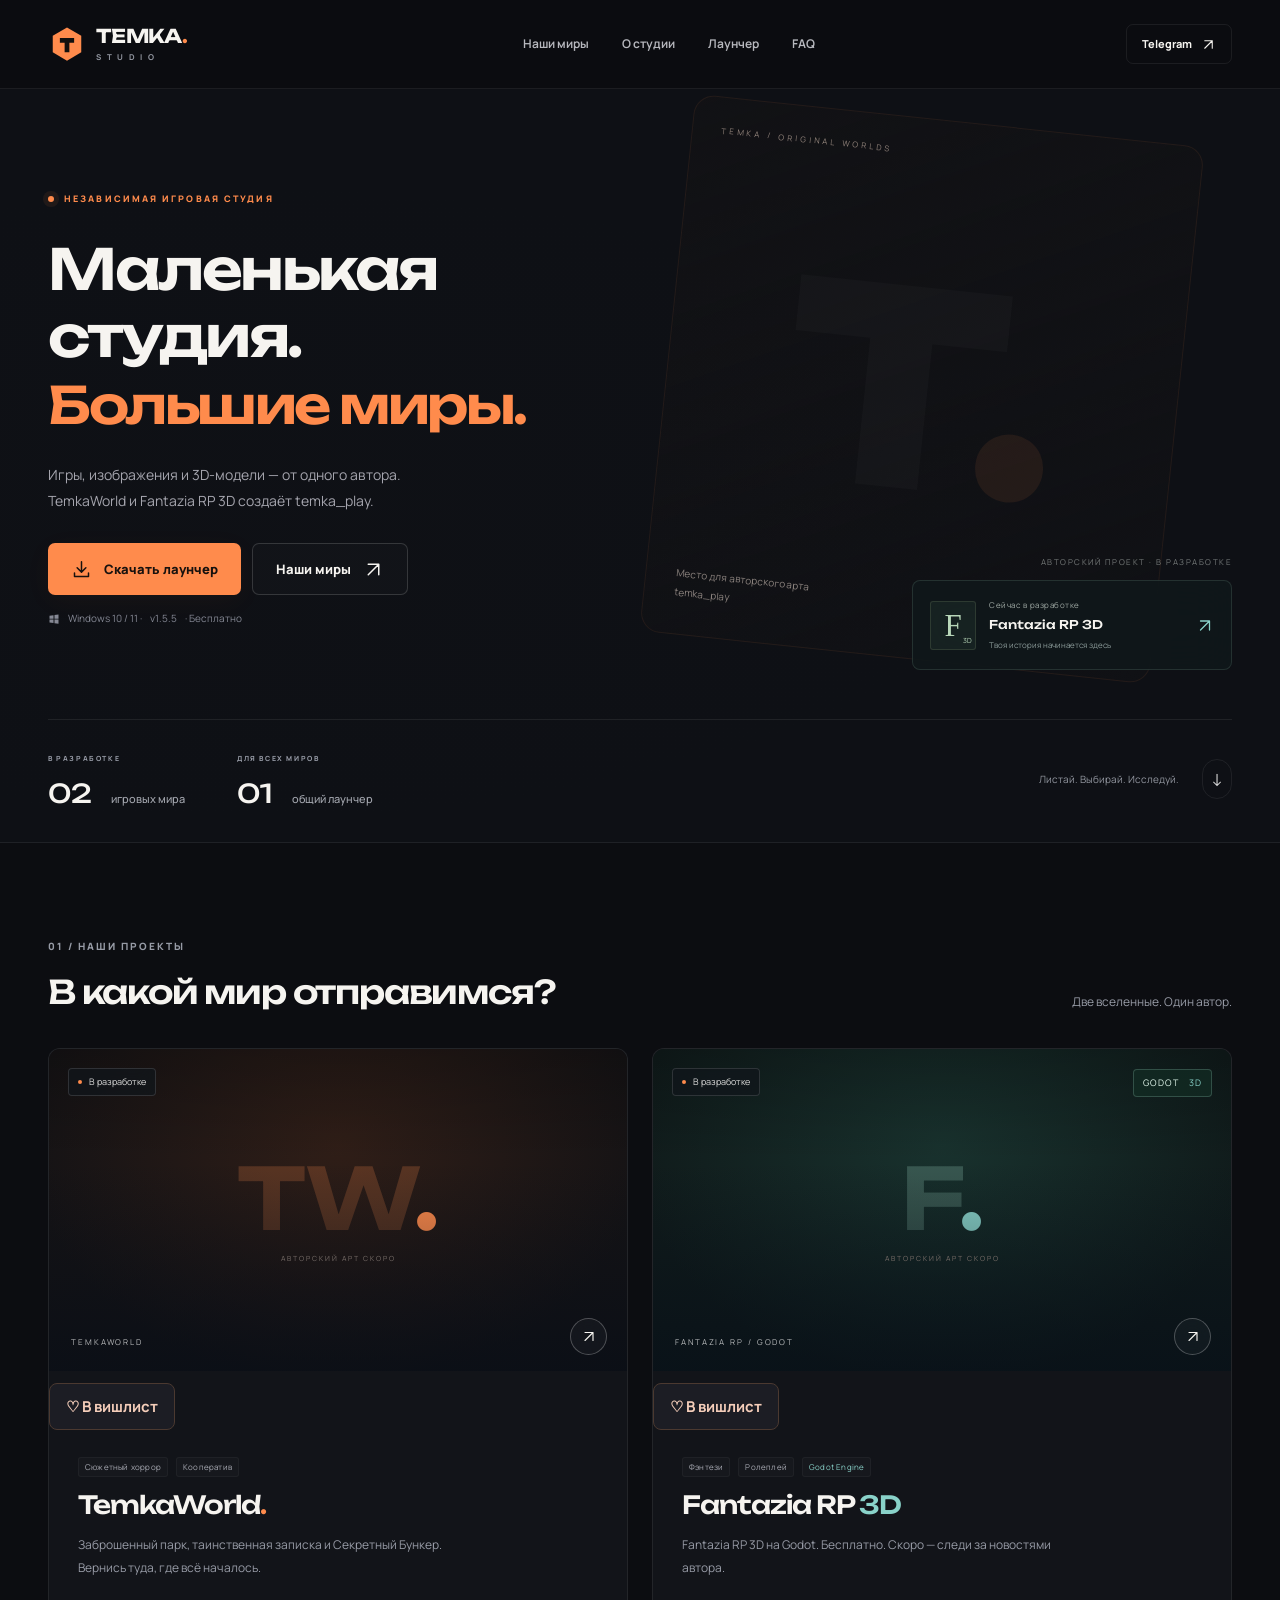
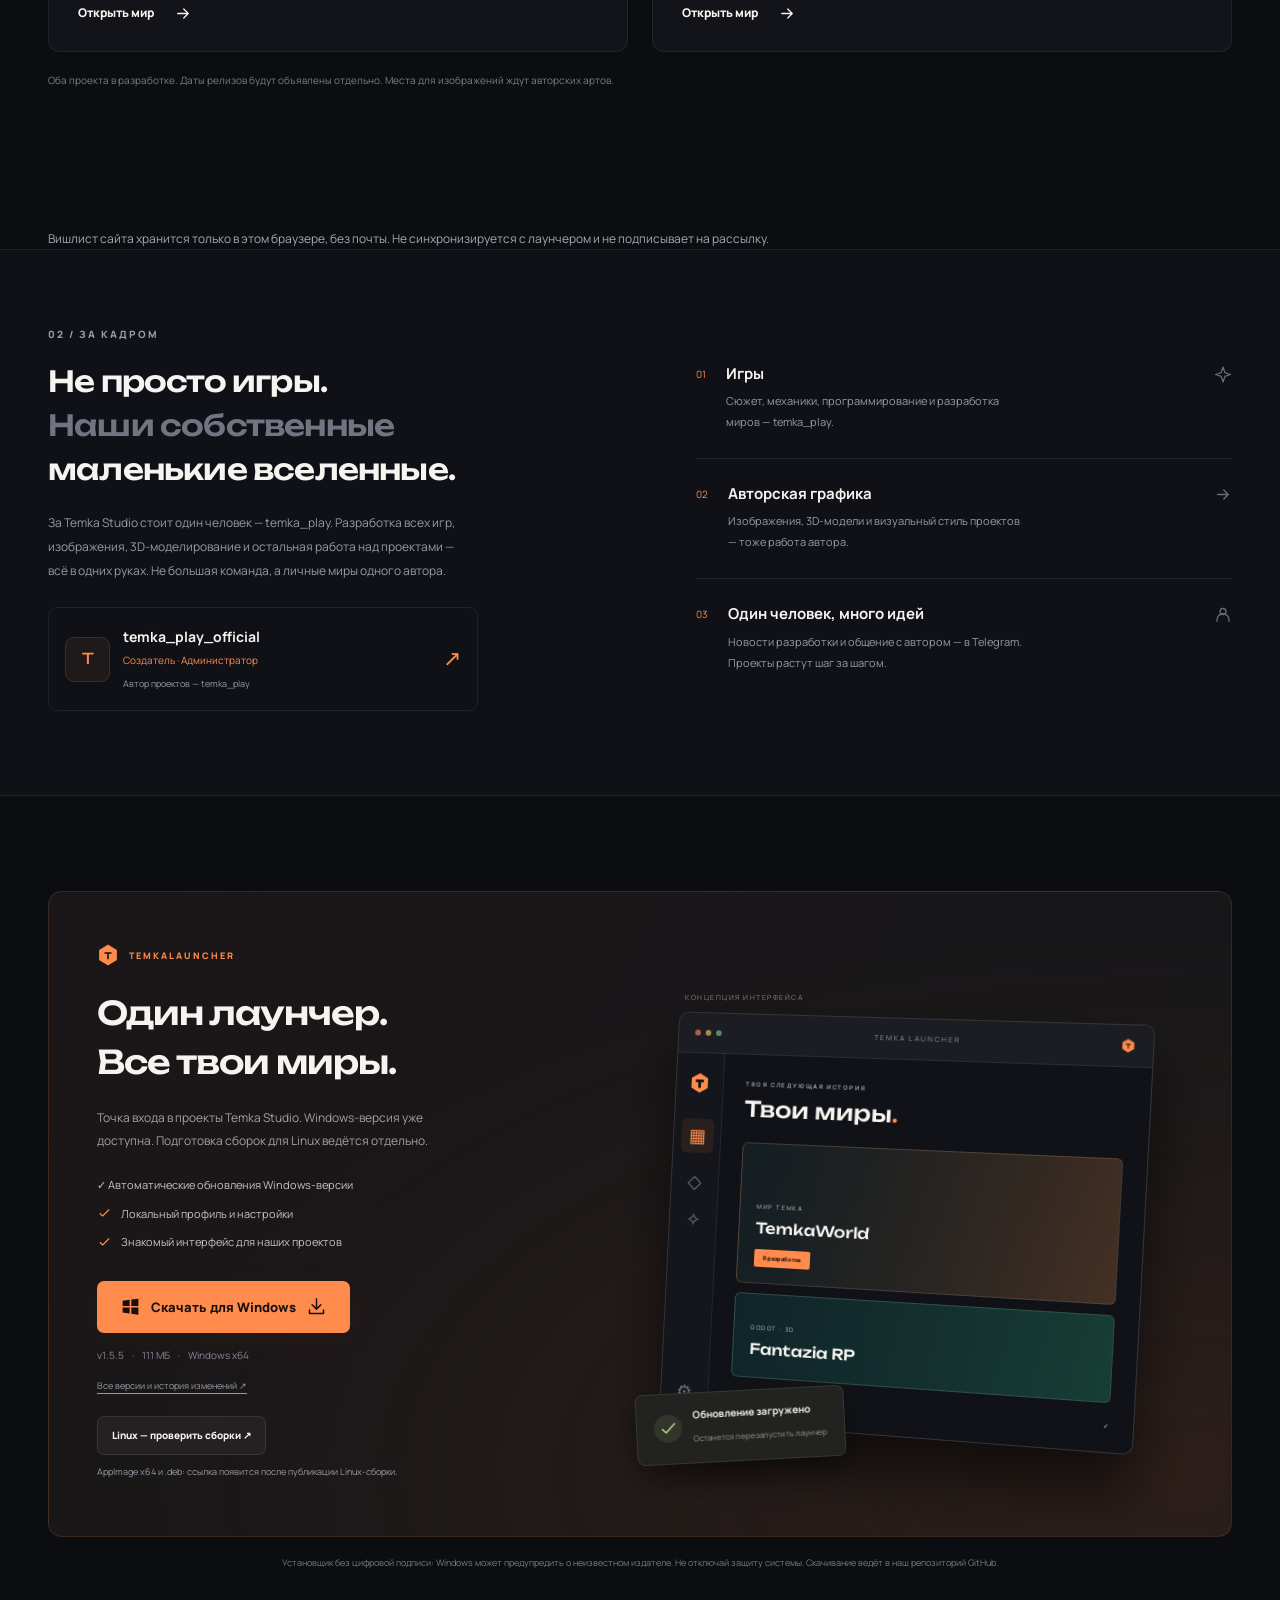
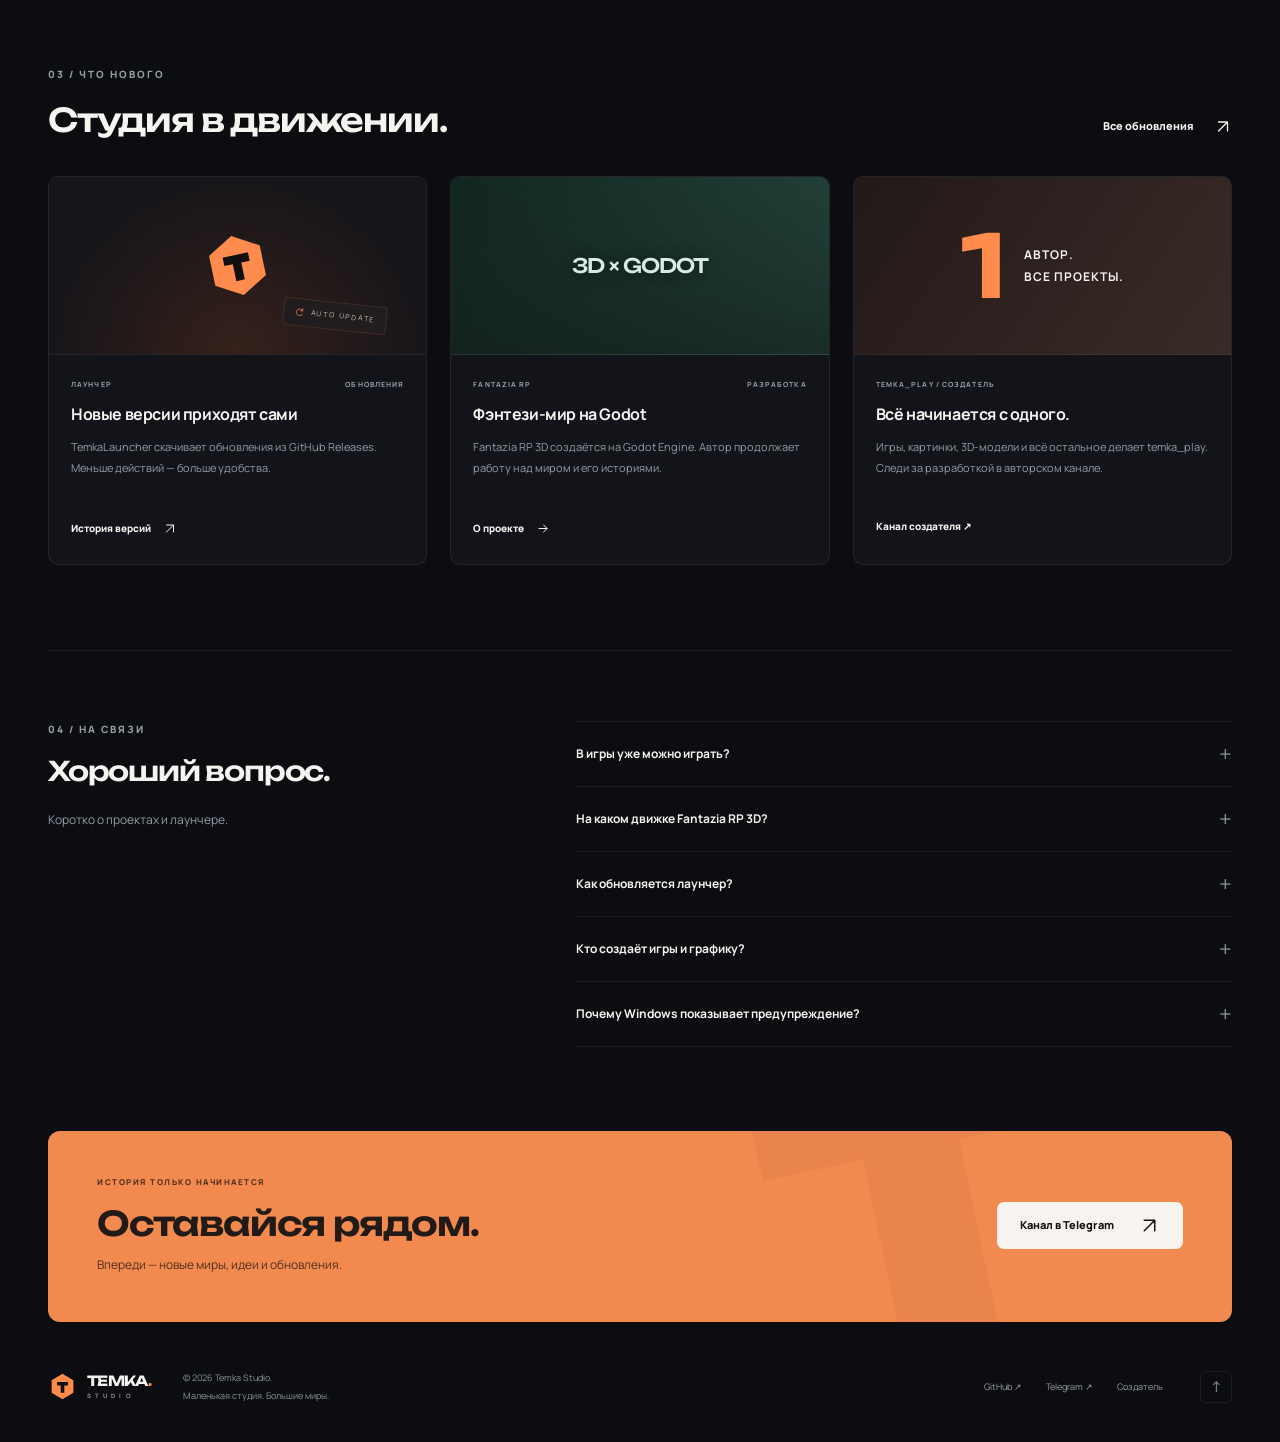
<file: index.html>
<!DOCTYPE html>

<html lang="ru">
<head>
<meta charset="utf-8"/>
<meta content="width=device-width, initial-scale=1" name="viewport"/>
<meta content="#0c0d11" name="theme-color"/>
<meta content="Temka Studio — независимая игровая студия. TemkaWorld, Fantazia RP 3D на Godot и TemkaLauncher с автоматическими обновлениями." name="description"/>
<meta content="website" property="og:type"/>
<meta content="ru_RU" property="og:locale"/>
<meta content="Temka Studio — маленькая студия, большие миры" property="og:title"/>
<meta content="Знакомься с нашими игровыми мирами и скачивай TemkaLauncher для Windows." property="og:description"/>

<title>Temka Studio — маленькая студия, большие миры</title>
<link href="assets/favicon.svg" rel="icon" type="image/svg+xml"/>
<link as="font" crossorigin="" href="assets/fonts/unbounded.woff2" rel="preload" type="font/woff2"/>
<link href="styles.css" rel="stylesheet"/>
<script defer="" src="site-config.js"></script>
<script defer="" src="app.js"></script><script defer src="wishlist.js"></script>
</head>
<body>
<a class="skip" href="#main">Перейти к содержимому</a>
<svg aria-hidden="true" class="svg-library" xmlns="http://www.w3.org/2000/svg">
<symbol id="i-logo" viewbox="0 0 32 32"><path d="M16 2 28 9v14L16 30 4 23V9z" fill="currentColor"></path><path d="M10 11h12v4h-4v8h-4v-8h-4z" fill="#12100e"></path></symbol>
<symbol id="i-arrow" viewbox="0 0 24 24"><path d="M5 12h14m-6-6 6 6-6 6"></path></symbol>
<symbol id="i-up-right" viewbox="0 0 24 24"><path d="M6 18 18 6M6 6h12v12"></path></symbol>
<symbol id="i-download" viewbox="0 0 24 24"><path d="M12 3v12m-5-5 5 5 5-5M4 16v4h16v-4"></path></symbol>
<symbol id="i-refresh" viewbox="0 0 24 24"><path d="M20 8a8 8 0 1 0 0 8M20 3v5h-5"></path></symbol>
<symbol id="i-spark" viewbox="0 0 24 24"><path d="m12 2 2.5 7.5L22 12l-7.5 2.5L12 22l-2.5-7.5L2 12l7.5-2.5z"></path></symbol>
<symbol id="i-close" viewbox="0 0 24 24"><path d="m6 6 12 12M6 18 18 6"></path></symbol>
<symbol id="i-check" viewbox="0 0 24 24"><path d="m5 12 4 4 10-10"></path></symbol>
<symbol id="i-image" viewbox="0 0 24 24"><rect height="18" rx="4" width="18" x="3" y="3"></rect><path d="m3 17 6-6 4 4 3-3 5 5"></path><circle cx="15" cy="8" r="1"></circle></symbol>
<symbol id="i-user" viewbox="0 0 24 24"><circle cx="12" cy="8" r="4"></circle><path d="M4 21v-2a8 8 0 0 1 16 0v2"></path></symbol>
<symbol id="i-windows" viewbox="0 0 24 24"><path d="M3 5.5 11 4.4v7H3zm10-1.4 8-1.1v8.4h-8zM3 13h8v7L3 18.8zm10 0h8v8.5l-8-1.2z" fill="currentColor" stroke="none"></path></symbol>
<symbol id="i-github" viewbox="0 0 24 24"><path d="M8 21v-3c-4 1-4-2-5-2m14 5v-4c0-1-.5-2-1-2 3-.4 5-1.5 5-5a5 5 0 0 0-1-3c.3-1 0-3 0-3s-2 0-3 1a14 14 0 0 0-10 0C6 4 4 4 4 4s-.3 2 0 3a5 5 0 0 0-1 3c0 3.5 2 4.6 5 5-.5 0-1 1-1 2"></path></symbol>
<symbol id="i-menu" viewbox="0 0 24 24"><path d="M4 7h16M4 12h16M4 17h16"></path></symbol>
</svg>
<header class="site-header">
<div class="container header-inner">
<a aria-label="Temka Studio — главная" class="brand" href="#home">
<svg class="brand-mark"><use href="#i-logo"></use></svg>
<span><strong>TEMKA<span class="orange">.</span></strong><small>STUDIO</small></span>
</a>
<nav aria-label="Основная навигация" class="desktop-nav">
<a href="#games">Наши миры</a><a href="#studio">О студии</a><a href="#launcher">Лаунчер</a><a href="#faq">FAQ</a>
</nav>
<div class="header-actions">
<a class="header-social" href="https://t.me/temka_play_official1" rel="noopener noreferrer" target="_blank">Telegram <svg class="icon"><use href="#i-up-right"></use></svg></a>
<button aria-controls="mobileNav" aria-expanded="false" aria-label="Открыть меню" class="menu-toggle icon-button" id="menuToggle"><svg class="icon"><use href="#i-menu"></use></svg></button>
</div>
</div>
<nav aria-label="Мобильная навигация" class="mobile-nav" hidden="" id="mobileNav"><a href="#games">Наши миры</a><a href="#studio">О студии</a><a href="#launcher">Лаунчер</a><a href="#faq">Вопросы и ответы</a></nav>
</header>
<main id="main">
<section aria-labelledby="heroTitle" class="hero" id="home">
<div aria-hidden="true" class="hero-author-art"><span class="art-slot-label">TEMKA / ORIGINAL WORLDS</span><strong>T<span>.</span></strong><span class="art-slot-note">Место для авторского арта<br/>temka_play</span></div>
<div aria-hidden="true" class="hero-grid"></div>
<div class="container hero-inner">
<div class="hero-copy">
<p class="eyebrow"><span class="live-dot"></span> Независимая игровая студия</p>
<h1 id="heroTitle">Маленькая<br/>студия.<br/><span>Большие миры.</span></h1>
<p class="hero-description">Игры, изображения и 3D-модели — от одного автора. TemkaWorld и Fantazia RP 3D создаёт temka_play.</p>
<div class="hero-buttons"><a class="button primary" data-download="" href="https://github.com/ttt170689-afk/TEMKALAUCHER/releases/download/v1.5.5/TemkaLauncher-Setup-1.5.5-x64.exe"><svg class="icon"><use href="#i-download"></use></svg>Скачать лаунчер</a><a class="button ghost" href="#games">Наши миры <svg class="icon"><use href="#i-up-right"></use></svg></a></div>
<p class="download-caption"><svg class="icon"><use href="#i-windows"></use></svg> Windows 10 / 11 · <span data-version="">v1.5.5</span> · Бесплатно</p>
</div>
<div class="hero-feature">
<span class="art-caption">АВТОРСКИЙ ПРОЕКТ · В РАЗРАБОТКЕ</span>
<a class="feature-link" href="fantazia.html"><span class="feature-icon">F<span>3D</span></span><span><small>Сейчас в разработке</small><strong>Fantazia RP 3D</strong><em>Твоя история начинается здесь</em></span><svg class="icon"><use href="#i-up-right"></use></svg></a>
</div>
</div>
<div class="hero-bottom container"><div><span class="mini-label">В РАЗРАБОТКЕ</span><strong>02 <span>игровых мира</span></strong></div><div><span class="mini-label">ДЛЯ ВСЕХ МИРОВ</span><strong>01 <span>общий лаунчер</span></strong></div><a class="explore-link" href="#games">Листай. Выбирай. Исследуй.<span>↓</span></a></div>
</section>
<section aria-labelledby="gamesTitle" class="section container" id="games">
<div class="section-heading"><div><p class="eyebrow numbered">01 / НАШИ ПРОЕКТЫ</p><h2 id="gamesTitle">В какой мир отправимся?</h2></div><p>Две вселенные. Один автор.</p></div>
<div class="games-grid">
<article class="game-card" id="temkaworld">
<button aria-label="Подробнее о TemkaWorld" class="game-image" data-game="temkaworld"><span class="game-placeholder temkaworld-placeholder"><strong>TW<i>.</i></strong><small>АВТОРСКИЙ АРТ СКОРО</small></span><span class="status-pill"><span></span>В разработке</span><span class="image-corner">TEMKAWORLD</span><span class="round-arrow"><svg class="icon"><use href="#i-up-right"></use></svg></span></button><button class="wishlist-button" data-wishlist="temkaworld" aria-pressed="false">♡ В вишлист</button>
<div class="game-body"><div class="game-tags"><span>Сюжетный хоррор</span><span>Кооператив</span></div><h3>TemkaWorld<span class="orange">.</span></h3><p>Заброшенный парк, таинственная записка и Секретный Бункер. Вернись туда, где всё началось.</p><button class="text-link" data-game="temkaworld">Открыть мир <svg class="icon"><use href="#i-arrow"></use></svg></button></div>
</article>
<article class="game-card" id="fantazia">
<a aria-label="Подробнее о Fantazia RP 3D" class="game-image fantasy-card" href="fantazia.html"><span class="game-placeholder fantazia-placeholder"><strong>F<i>.</i></strong><small>АВТОРСКИЙ АРТ СКОРО</small></span><span class="status-pill"><span></span>В разработке</span><span class="godot-chip">GODOT <span>3D</span></span><span class="image-corner">FANTAZIA RP / GODOT</span><span class="round-arrow"><svg class="icon"><use href="#i-up-right"></use></svg></span></a><button class="wishlist-button" data-wishlist="fantazia" aria-pressed="false">♡ В вишлист</button>
<div class="game-body"><div class="game-tags"><span>Фэнтези</span><span>Ролеплей</span><span class="teal">Godot Engine</span></div><h3><a href="fantazia.html">Fantazia RP <span class="teal">3D</span></a></h3><p>Fantazia RP 3D на Godot. Бесплатно. Скоро — следи за новостями автора.</p><a class="text-link" href="fantazia.html">Открыть мир <svg class="icon"><use href="#i-arrow"></use></svg></a></div>
</article>
</div>
<p class="section-note">Оба проекта в разработке. Даты релизов будут объявлены отдельно. Места для изображений ждут авторских артов.</p>
</section>
<div class="container"><p id="wishlistStatus" class="wishlist-status" role="status" aria-live="polite"></p><p class="wishlist-note">Вишлист сайта хранится только в этом браузере, без почты. Не синхронизируется с лаунчером и не подписывает на рассылку.</p></div><section aria-labelledby="studioTitle" class="studio-section" id="studio"><div class="container studio-grid">
<div><p class="eyebrow numbered">02 / ЗА КАДРОМ</p><h2 id="studioTitle">Не просто игры.<br/><span class="muted">Наши собственные</span><br/>маленькие вселенные.</h2><p class="studio-intro">За Temka Studio стоит один человек — temka_play. Разработка всех игр, изображения, 3D-моделирование и остальная работа над проектами — всё в одних руках. Не большая команда, а личные миры одного автора.</p><div class="creator-card" id="creator"><span class="creator-monogram">T</span><div><strong>temka_play_official</strong><p>Создатель · Администратор</p><small>Автор проектов — temka_play</small></div><a aria-label="Канал создателя в Telegram" href="https://t.me/temka_play_official1" rel="noopener noreferrer" target="_blank">↗</a></div></div>
<div class="values"><div class="value"><span class="value-number">01</span><div><h3>Игры</h3><p>Сюжет, механики, программирование и разработка миров — temka_play.</p></div><svg class="icon"><use href="#i-spark"></use></svg></div><div class="value"><span class="value-number">02</span><div><h3>Авторская графика</h3><p>Изображения, 3D-модели и визуальный стиль проектов — тоже работа автора.</p></div><svg class="icon"><use href="#i-arrow"></use></svg></div><div class="value"><span class="value-number">03</span><div><h3>Один человек, много идей</h3><p>Новости разработки и общение с автором — в Telegram. Проекты растут шаг за шагом.</p></div><svg class="icon"><use href="#i-user"></use></svg></div></div>
</div></section>
<section aria-labelledby="launcherTitle" class="section container" id="launcher">
<div class="launcher-panel">
<div class="launcher-copy"><p class="eyebrow"><svg class="icon"><use href="#i-logo"></use></svg> TEMKALAUNCHER</p><h2 id="launcherTitle">Один лаунчер.<br/>Все твои миры.</h2><p>Точка входа в проекты Temka Studio. Windows-версия уже доступна. Подготовка сборок для Linux ведётся отдельно.</p><ul class="check-list"><li>✓ Автоматические обновления Windows-версии</li><li><svg class="icon"><use href="#i-check"></use></svg> Локальный профиль и настройки</li><li><svg class="icon"><use href="#i-check"></use></svg> Знакомый интерфейс для наших проектов</li></ul><a class="button primary" data-download="" href="https://github.com/ttt170689-afk/TEMKALAUCHER/releases/download/v1.5.5/TemkaLauncher-Setup-1.5.5-x64.exe"><svg class="icon"><use href="#i-windows"></use></svg>Скачать для Windows <svg class="icon"><use href="#i-download"></use></svg></a><p class="download-caption"><span data-version="">v1.5.5</span><span>·</span><span data-size="">111 МБ</span><span>·</span><span>Windows x64</span></p><a class="small-link" href="https://github.com/ttt170689-afk/TEMKALAUCHER/releases" rel="noopener noreferrer" target="_blank">Все версии и история изменений ↗</a><div class="linux-download"><a class="button secondary" data-linux-download="" href="https://github.com/ttt170689-afk/TEMKALAUCHER/releases" rel="noopener noreferrer" target="_blank">Linux — проверить сборки ↗</a><p data-linux-status="">AppImage x64 и .deb: ссылка появится после публикации Linux-сборки.</p></div></div>
<div aria-label="Иллюстрация библиотеки TemkaLauncher" class="launcher-visual"><span class="mock-label">КОНЦЕПЦИЯ ИНТЕРФЕЙСА</span><div class="app-window"><div class="app-titlebar"><div><i></i><i></i><i></i></div><span>TEMKA LAUNCHER</span><svg class="icon"><use href="#i-logo"></use></svg></div><div class="app-layout"><aside aria-hidden="true" class="app-sidebar"><svg class="brand-mark"><use href="#i-logo"></use></svg><span class="selected">▦</span><span>◇</span><span>✧</span><span>⚙</span></aside><div class="app-content"><p class="mini-label">ТВОЯ СЛЕДУЮЩАЯ ИСТОРИЯ</p><h3>Твои миры<span class="orange">.</span></h3><div class="app-game app-game-large"><div><small>МИР TEMKA</small><strong>TemkaWorld</strong><span>В разработке</span></div></div><div class="app-game"><div><small>GODOT · 3D</small><strong>Fantazia RP</strong></div></div><div class="app-update"><svg class="icon"><use href="#i-refresh"></use></svg> Обновления под контролем <span>✓</span></div></div></div></div><div class="floating-update"><span><svg class="icon"><use href="#i-check"></use></svg></span><div><strong>Обновление загружено</strong><small>Останется перезапустить лаунчер</small></div></div></div>
</div>
<p class="download-disclaimer">Установщик без цифровой подписи: Windows может предупредить о неизвестном издателе. Не отключай защиту системы. Скачивание ведёт в наш репозиторий GitHub.</p>
</section>
<section aria-labelledby="newsTitle" class="section container news-section" id="news"><div class="section-heading"><div><p class="eyebrow numbered">03 / ЧТО НОВОГО</p><h2 id="newsTitle">Студия в движении.</h2></div><a class="text-link" href="https://github.com/ttt170689-afk/TEMKALAUCHER/releases" rel="noopener noreferrer" target="_blank">Все обновления <svg class="icon"><use href="#i-up-right"></use></svg></a></div><div class="news-grid">
<a class="news-card" href="https://github.com/ttt170689-afk/TEMKALAUCHER/releases/latest" rel="noopener noreferrer" target="_blank"><div class="news-art update-art"><svg><use href="#i-logo"></use></svg><span><svg class="icon"><use href="#i-refresh"></use></svg> AUTO UPDATE</span></div><div class="news-info"><p class="mini-label">ЛАУНЧЕР <span>ОБНОВЛЕНИЯ</span></p><h3>Новые версии приходят сами</h3><p>TemkaLauncher скачивает обновления из GitHub Releases. Меньше действий — больше удобства.</p><span class="text-link">История версий <svg class="icon"><use href="#i-up-right"></use></svg></span></div></a>
<a class="news-card" href="fantazia.html"><div class="news-art godot-art"><span>3D × GODOT</span></div><div class="news-info"><p class="mini-label">FANTAZIA RP <span>РАЗРАБОТКА</span></p><h3>Фэнтези-мир на Godot</h3><p>Fantazia RP 3D создаётся на Godot Engine. Автор продолжает работу над миром и его историями.</p><span class="text-link">О проекте <svg class="icon"><use href="#i-arrow"></use></svg></span></div></a>
<a class="news-card" href="https://t.me/temka_play_official1" rel="noopener noreferrer" target="_blank"><div class="news-art creator-art"><span>1</span><strong>АВТОР.<br/>ВСЕ ПРОЕКТЫ.</strong></div><div class="news-info"><p class="mini-label">TEMKA_PLAY / СОЗДАТЕЛЬ</p><h3>Всё начинается с одного.</h3><p>Игры, картинки, 3D-модели и всё остальное делает temka_play. Следи за разработкой в авторском канале.</p><span class="text-link">Канал создателя ↗</span></div></a>
</div></section>
<section aria-labelledby="faqTitle" class="section container faq-section" id="faq"><div><p class="eyebrow numbered">04 / НА СВЯЗИ</p><h2 id="faqTitle">Хороший вопрос.</h2><p class="muted">Коротко о проектах и лаунчере.</p></div><div class="faq-list"><details><summary>В игры уже можно играть?<span>+</span></summary><p>TemkaWorld и Fantazia RP 3D находятся в разработке. Финальные даты релизов ещё не объявлены. Доступность игровых сборок будем сообщать отдельно — скачивание лаунчера не означает доступ к готовым играм.</p></details><details><summary>На каком движке Fantazia RP 3D?<span>+</span></summary><p>Fantazia RP 3D разрабатывается на Godot Engine. Это трёхмерный фэнтези-ролеплей, не проект на Unreal Engine 5.</p></details><details><summary>Как обновляется лаунчер?<span>+</span></summary><p>При включённых автообновлениях лаунчер проверяет GitHub Releases и скачивает новую версию. Установка выполняется по кнопке перезапуска или при полном выходе через меню трея. Крестик окна обычно только сворачивает приложение.</p></details><details><summary>Кто создаёт игры и графику?<span>+</span></summary><p>Все игры, изображения, 3D-модели и остальную работу над проектами делает один человек — temka_play. temka_play_official — создатель и администратор Temka Studio.</p></details><details><summary>Почему Windows показывает предупреждение?<span>+</span></summary><p>Установщик пока не подписан сертификатом издателя. Проверяй, что скачиваешь файл из репозитория ttt170689-afk/TEMKALAUCHER. Не отключай антивирус и защиту Windows. Подробности и файлы релизов доступны на GitHub.</p></details></div></section>
<section class="community container"><div><p class="eyebrow">ИСТОРИЯ ТОЛЬКО НАЧИНАЕТСЯ</p><h2>Оставайся рядом.</h2><p>Впереди — новые миры, идеи и обновления.</p></div><a class="button light" data-community="" href="https://t.me/temka_play_official1" rel="noopener noreferrer" target="_blank"><span data-community-label="">Канал в Telegram</span><svg class="icon"><use href="#i-up-right"></use></svg></a><span aria-hidden="true" class="community-watermark">T</span></section>
</main>
<footer class="container footer"><a aria-label="Temka Studio — наверх" class="brand" href="#home"><svg class="brand-mark"><use href="#i-logo"></use></svg><span><strong>TEMKA<span class="orange">.</span></strong><small>STUDIO</small></span></a><p>© <span id="copyrightYear">2026</span> Temka Studio.<br/>Маленькая студия. Большие миры.</p><div class="footer-links"><a href="https://github.com/ttt170689-afk/TEMKALAUCHER" rel="noopener noreferrer" target="_blank">GitHub ↗</a><a data-telegram="" href="https://t.me/temka_play_official1" rel="noopener noreferrer" target="_blank">Telegram ↗</a><a href="#creator">Создатель</a></div><a aria-label="Наверх" class="back-top" href="#home">↑</a></footer>

<dialog aria-labelledby="gameTitle" class="dialog game-dialog" id="gameDialog"><div class="dialog-content"><button aria-label="Закрыть описание игры" class="dialog-close icon-button" data-close=""><svg class="icon"><use href="#i-close"></use></svg></button><div aria-hidden="true" class="game-modal-art" id="gameModalArt">T.</div><p class="eyebrow" id="gameModalTag"></p><h2 id="gameTitle"></h2><p class="game-modal-description" id="gameDescription"></p><div class="modal-features" id="gameFeatures"></div><p class="local-note game-note">Проект в разработке. Дата релиза ещё не объявлена. Авторский арт будет добавлен отдельно.</p><button class="button primary full-width" id="gameToLauncher">О лаунчере <svg class="icon"><use href="#i-arrow"></use></svg></button></div></dialog>

<div aria-live="polite" class="toast" hidden="" id="toast" role="status"></div>
<noscript><div class="noscript-note">Скачивание и разделы сайта работают без JavaScript. Для подробностей проектов включи JavaScript.</div></noscript>
</body>
</html>
</file>
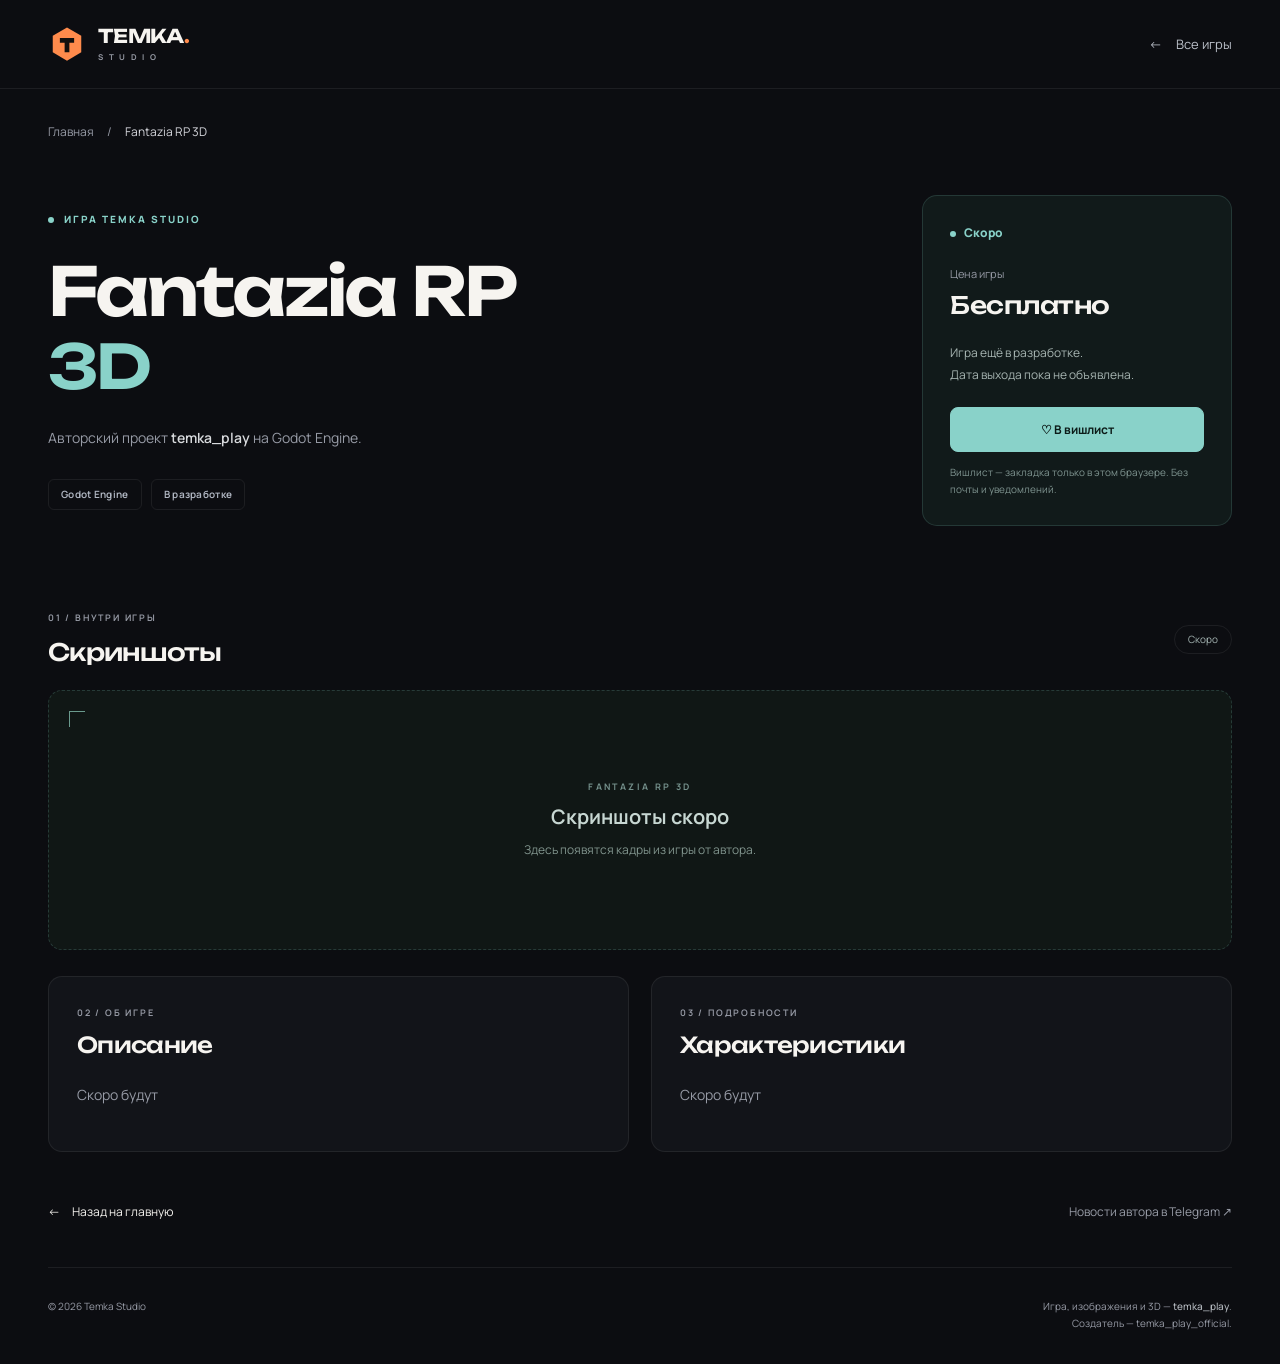
<file: fantazia.html>
<!doctype html>
<html lang="ru">
<head>
<meta charset="utf-8">
<meta name="viewport" content="width=device-width, initial-scale=1">
<meta name="theme-color" content="#0c0d11">
<meta name="description" content="Fantazia RP 3D от temka_play. Бесплатно. Скоро. Страница игры Temka Studio: скриншоты, описание и характеристики.">
<meta property="og:type" content="website">
<meta property="og:locale" content="ru_RU">
<meta property="og:title" content="Fantazia RP 3D — Temka Studio">
<meta property="og:description" content="Бесплатно. Скоро. Авторский проект на Godot Engine.">
<title>Fantazia RP 3D — Temka Studio</title>
<link rel="icon" href="assets/favicon.svg" type="image/svg+xml">
<link rel="preload" href="assets/fonts/unbounded.woff2" as="font" type="font/woff2" crossorigin>
<link rel="stylesheet" href="styles.css">
<link rel="stylesheet" href="fantazia.css">
<script defer src="wishlist.js"></script>
<script defer src="fantazia.js"></script>
</head>
<body class="project-page">
<a class="skip" href="#main">Перейти к содержимому</a>
<header class="project-header">
 <div class="container project-header-inner">
  <a class="brand" href="./" aria-label="Temka Studio — главная"><svg class="brand-mark" width="34" height="34" viewBox="0 0 32 32" aria-hidden="true"><path d="M16 2 28 9v14L16 30 4 23V9z" fill="#ff8b4c"/><path d="M10 11h12v4h-4v8h-4v-8h-4z" fill="#12100e"/></svg><span><strong>TEMKA<span class="orange">.</span></strong><small>STUDIO</small></span></a>
  <a class="project-header-back" href="./#games"><span aria-hidden="true">←</span> Все игры</a>
 </div>
</header>
<main class="container project-main" id="main">
 <nav class="project-breadcrumbs" aria-label="Хлебные крошки"><a href="./">Главная</a><span aria-hidden="true">/</span><span aria-current="page">Fantazia RP 3D</span></nav>
 <section class="project-intro" aria-labelledby="game-title">
  <div class="project-heading">
   <p class="project-kicker"><span aria-hidden="true"></span> ИГРА TEMKA STUDIO</p>
   <h1 id="game-title">Fantazia RP <span>3D</span></h1>
   <p class="project-byline">Авторский проект <strong>temka_play</strong> на Godot Engine.</p>
   <div class="project-tags"><span>Godot Engine</span><span>В разработке</span></div>
  </div>
  <aside class="project-availability" aria-label="Цена и статус игры">
   <div class="project-status"><span aria-hidden="true"></span> Скоро</div>
   <dl><dt>Цена игры</dt><dd>Бесплатно</dd></dl>
   <p>Игра ещё в разработке.<br>Дата выхода пока не объявлена.</p>
   <button class="wishlist-button" type="button" data-wishlist="fantazia" aria-pressed="false" hidden>♡ В вишлист</button>
   <p class="project-local-note">Вишлист — закладка только в этом браузере. Без почты и уведомлений.</p>
   <noscript><p>Чтобы сохранить игру в вишлист, включи JavaScript.</p></noscript>
  </aside>
 </section>
 <p class="wishlist-status project-wishlist-status" id="wishlistStatus" role="status" aria-live="polite"></p>
 <section class="project-screenshots" aria-labelledby="screenshots-title">
  <div class="project-section-heading"><div><p class="project-section-number">01 / ВНУТРИ ИГРЫ</p><h2 id="screenshots-title">Скриншоты</h2></div><span class="project-pending-tag">Скоро</span></div>
  <!-- Only original screenshots supplied by temka_play belong here. No stock or generated artwork. -->
  <div class="project-gallery-empty"><span class="project-frame-corner" aria-hidden="true"></span><p class="project-gallery-label">FANTAZIA RP 3D</p><h3>Скриншоты скоро</h3><p>Здесь появятся кадры из игры от автора.</p></div>
 </section>
 <div class="project-information">
  <section class="project-info-card" aria-labelledby="description-title"><p class="project-section-number">02 / ОБ ИГРЕ</p><h2 id="description-title">Описание</h2><p class="project-soon">Скоро будут</p></section>
  <section class="project-info-card" aria-labelledby="specs-title"><p class="project-section-number">03 / ПОДРОБНОСТИ</p><h2 id="specs-title">Характеристики</h2><p class="project-soon">Скоро будут</p></section>
 </div>
 <div class="project-bottom"><a href="./" class="project-back"><span aria-hidden="true">←</span> Назад на главную</a><a href="https://t.me/temka_play_official1" target="_blank" rel="noopener noreferrer">Новости автора в Telegram <span aria-hidden="true">↗</span></a></div>
</main>
<footer class="container project-footer"><p>© <span id="projectYear">2026</span> Temka Studio</p><p>Игра, изображения и 3D — <strong>temka_play</strong>.<br>Создатель — temka_play_official.</p></footer>
</body>
</html>
</file>
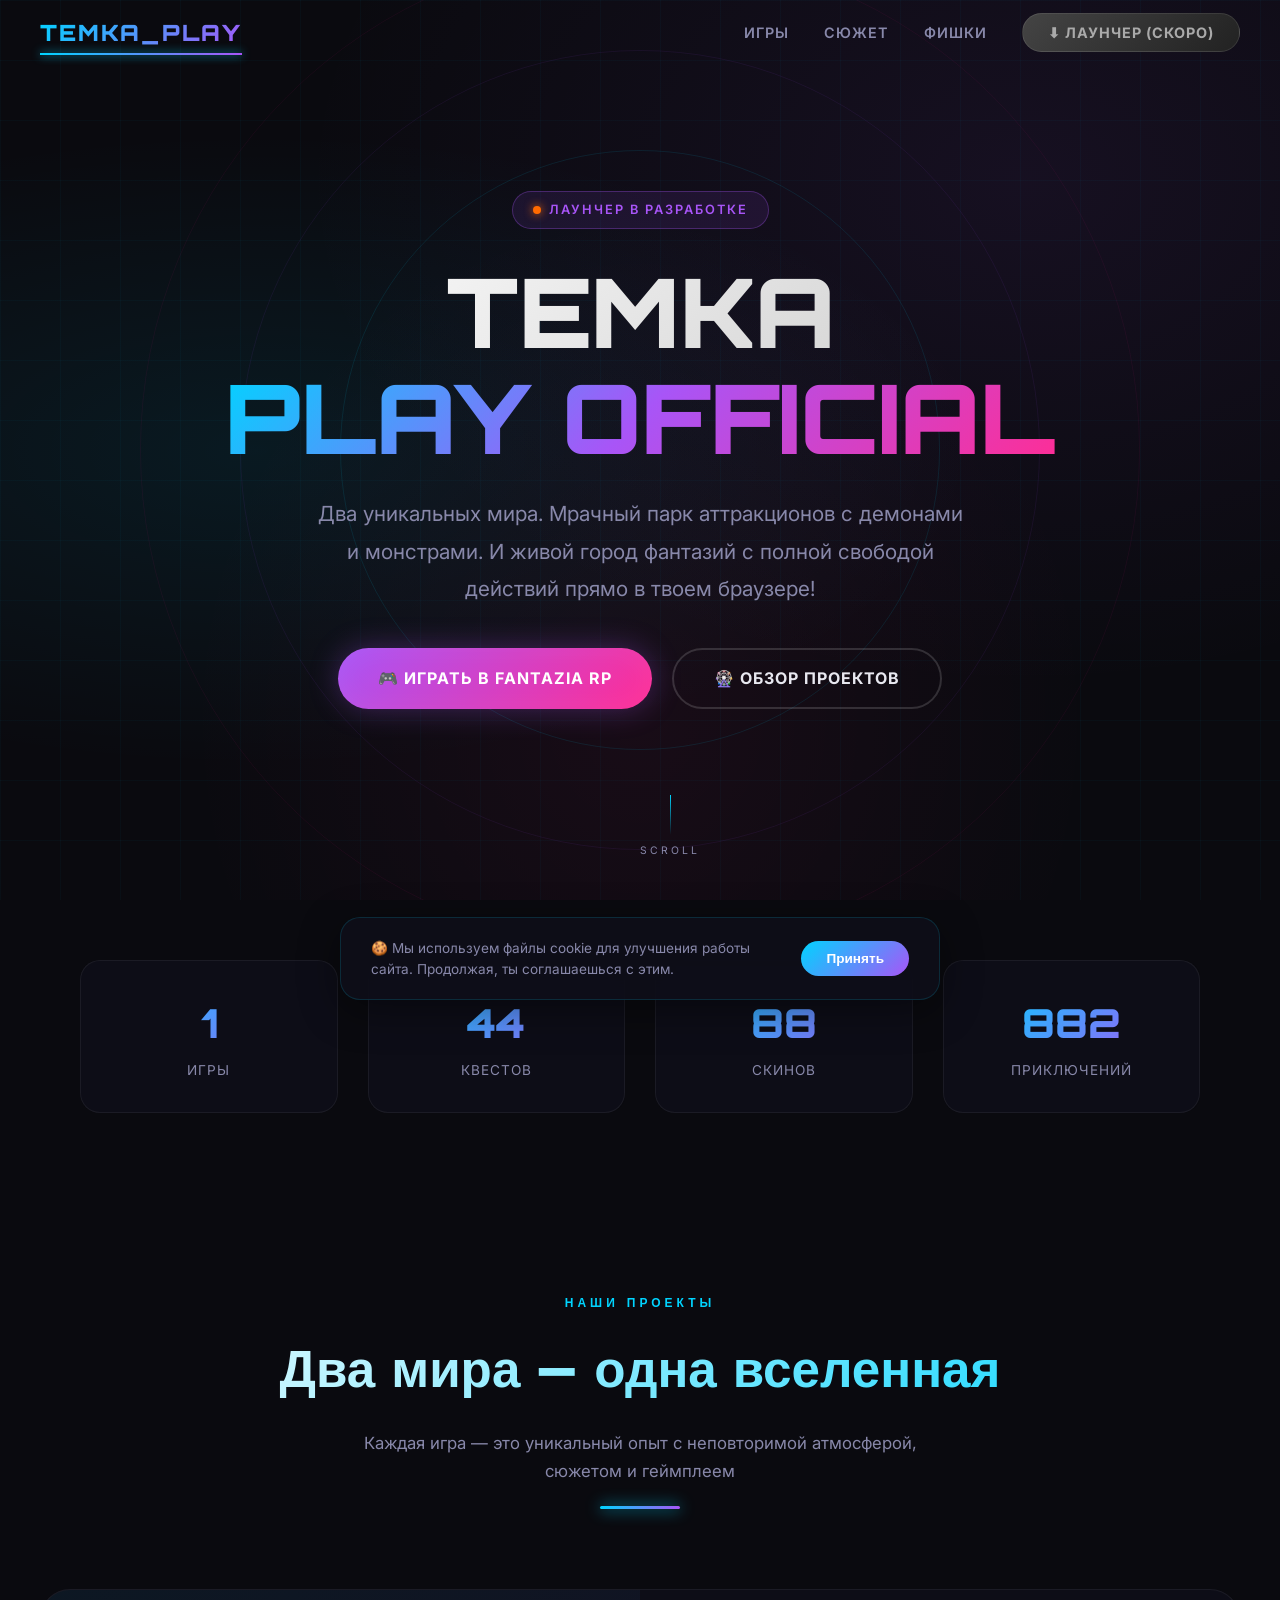
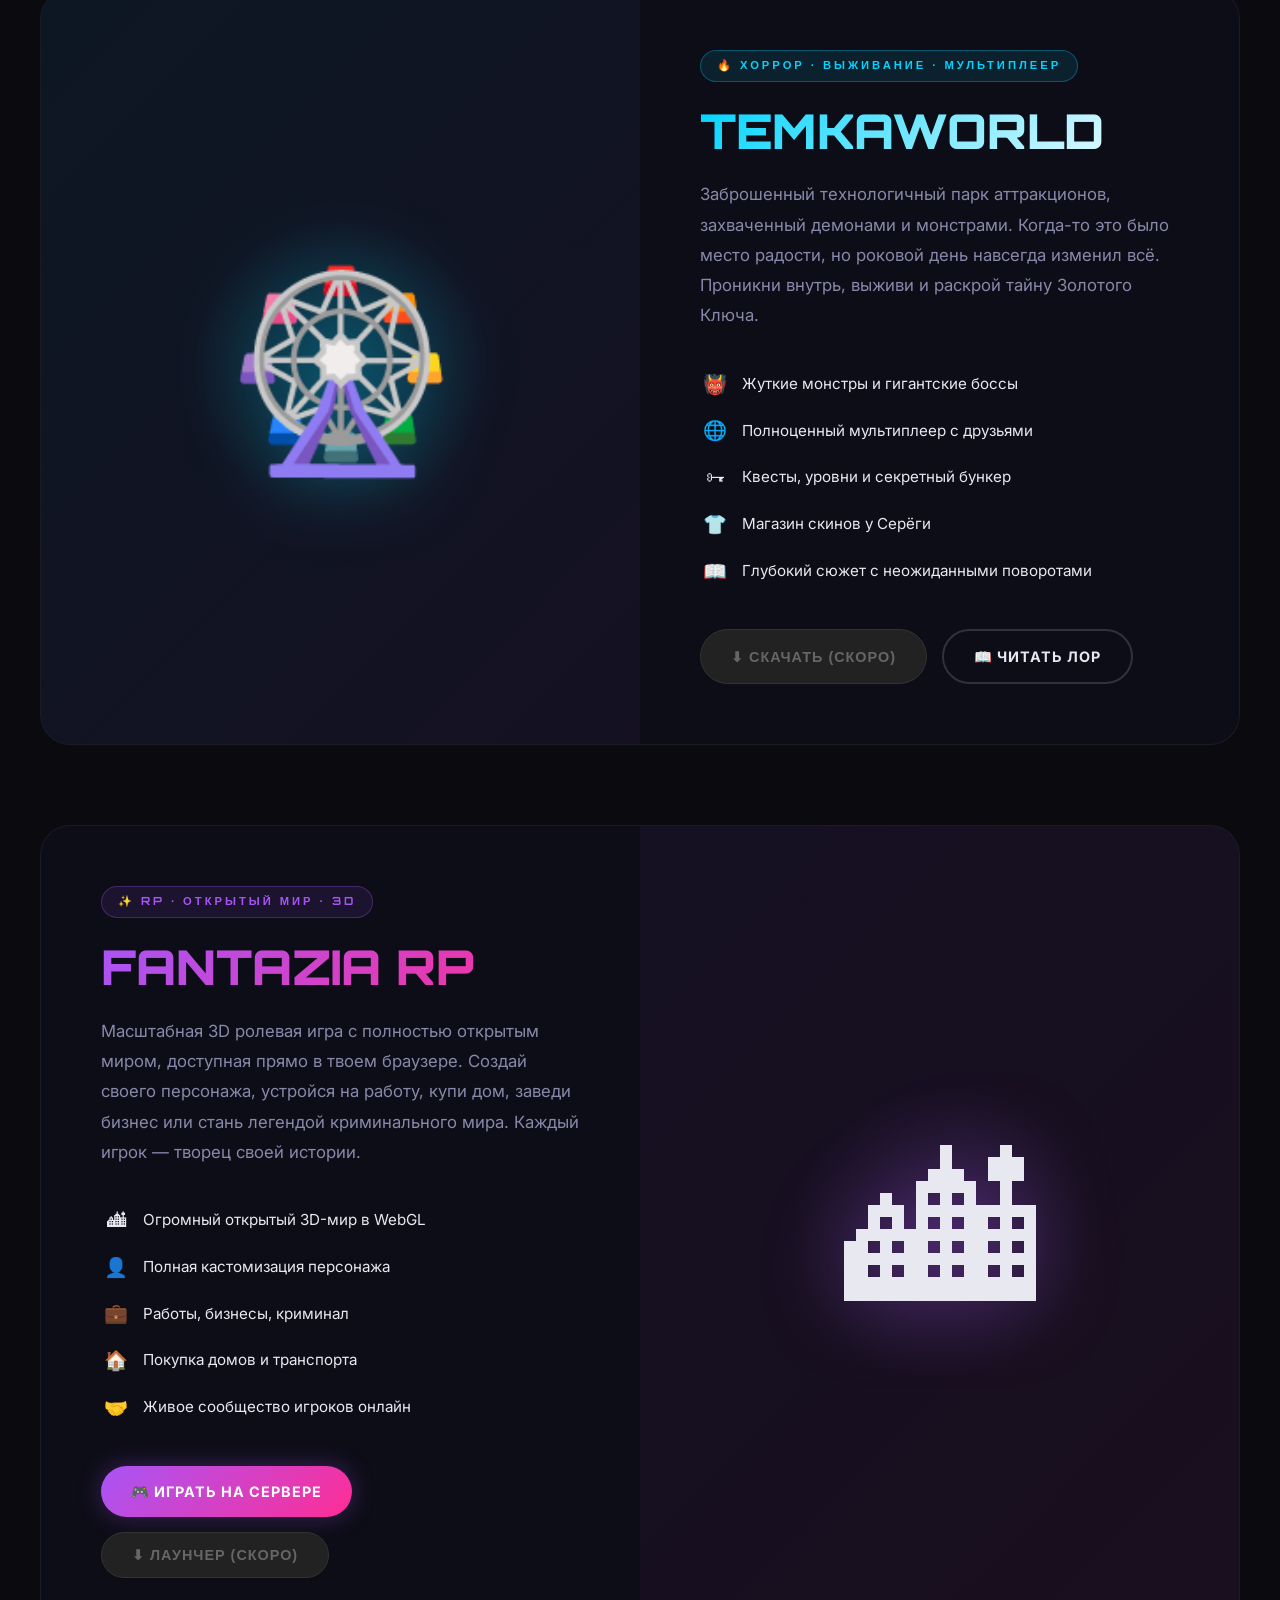
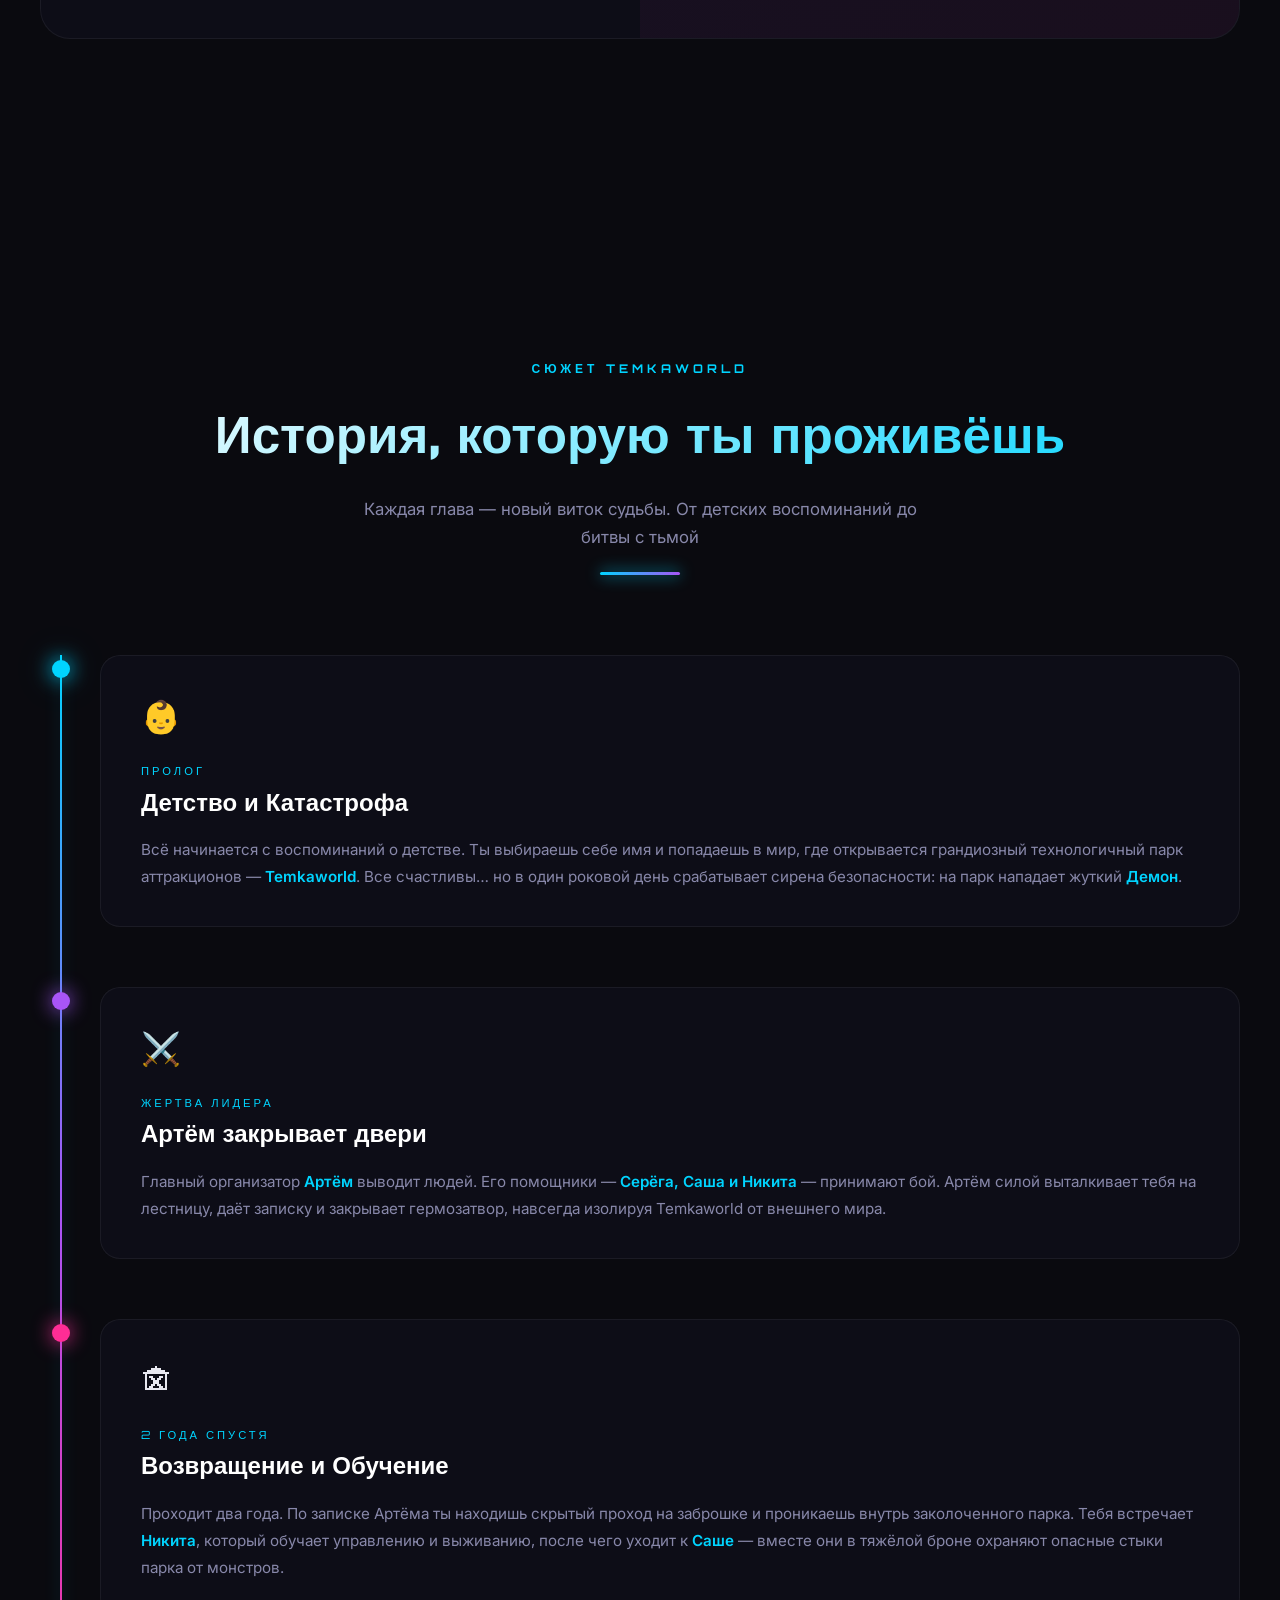
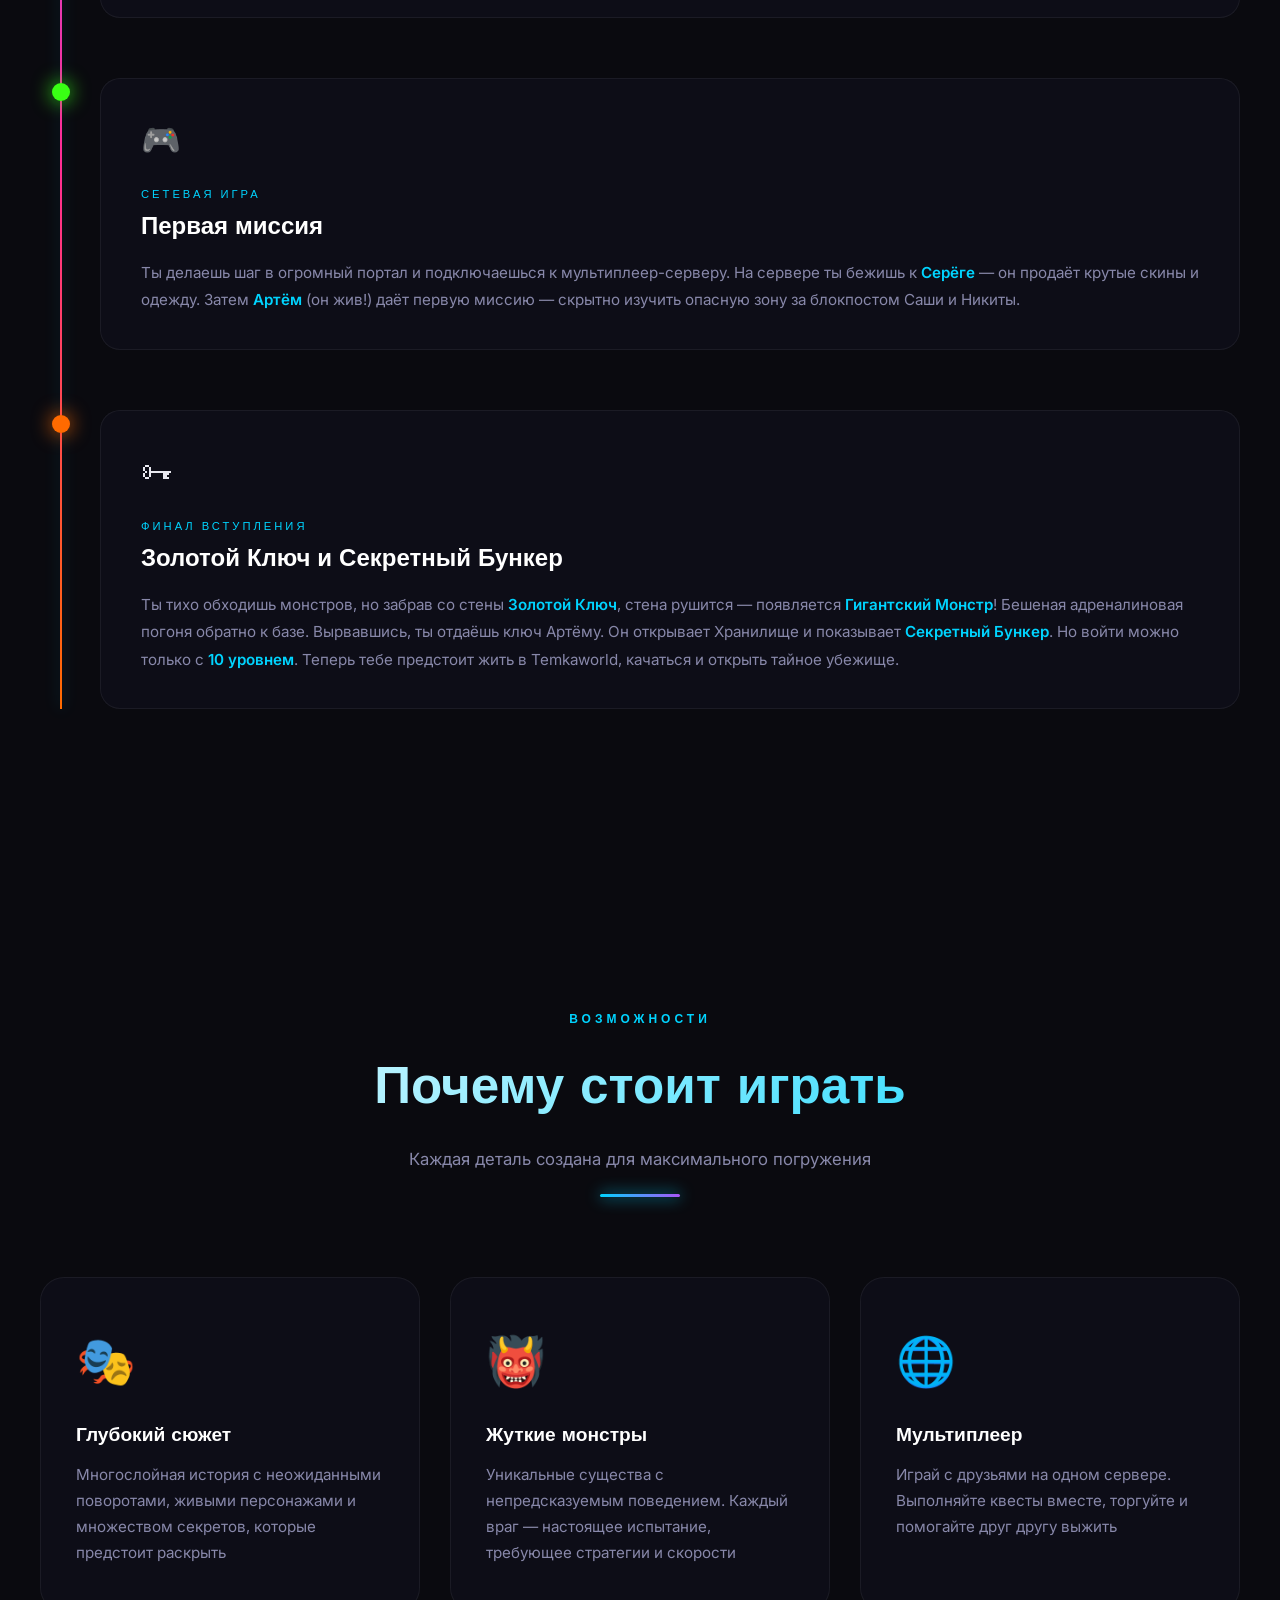
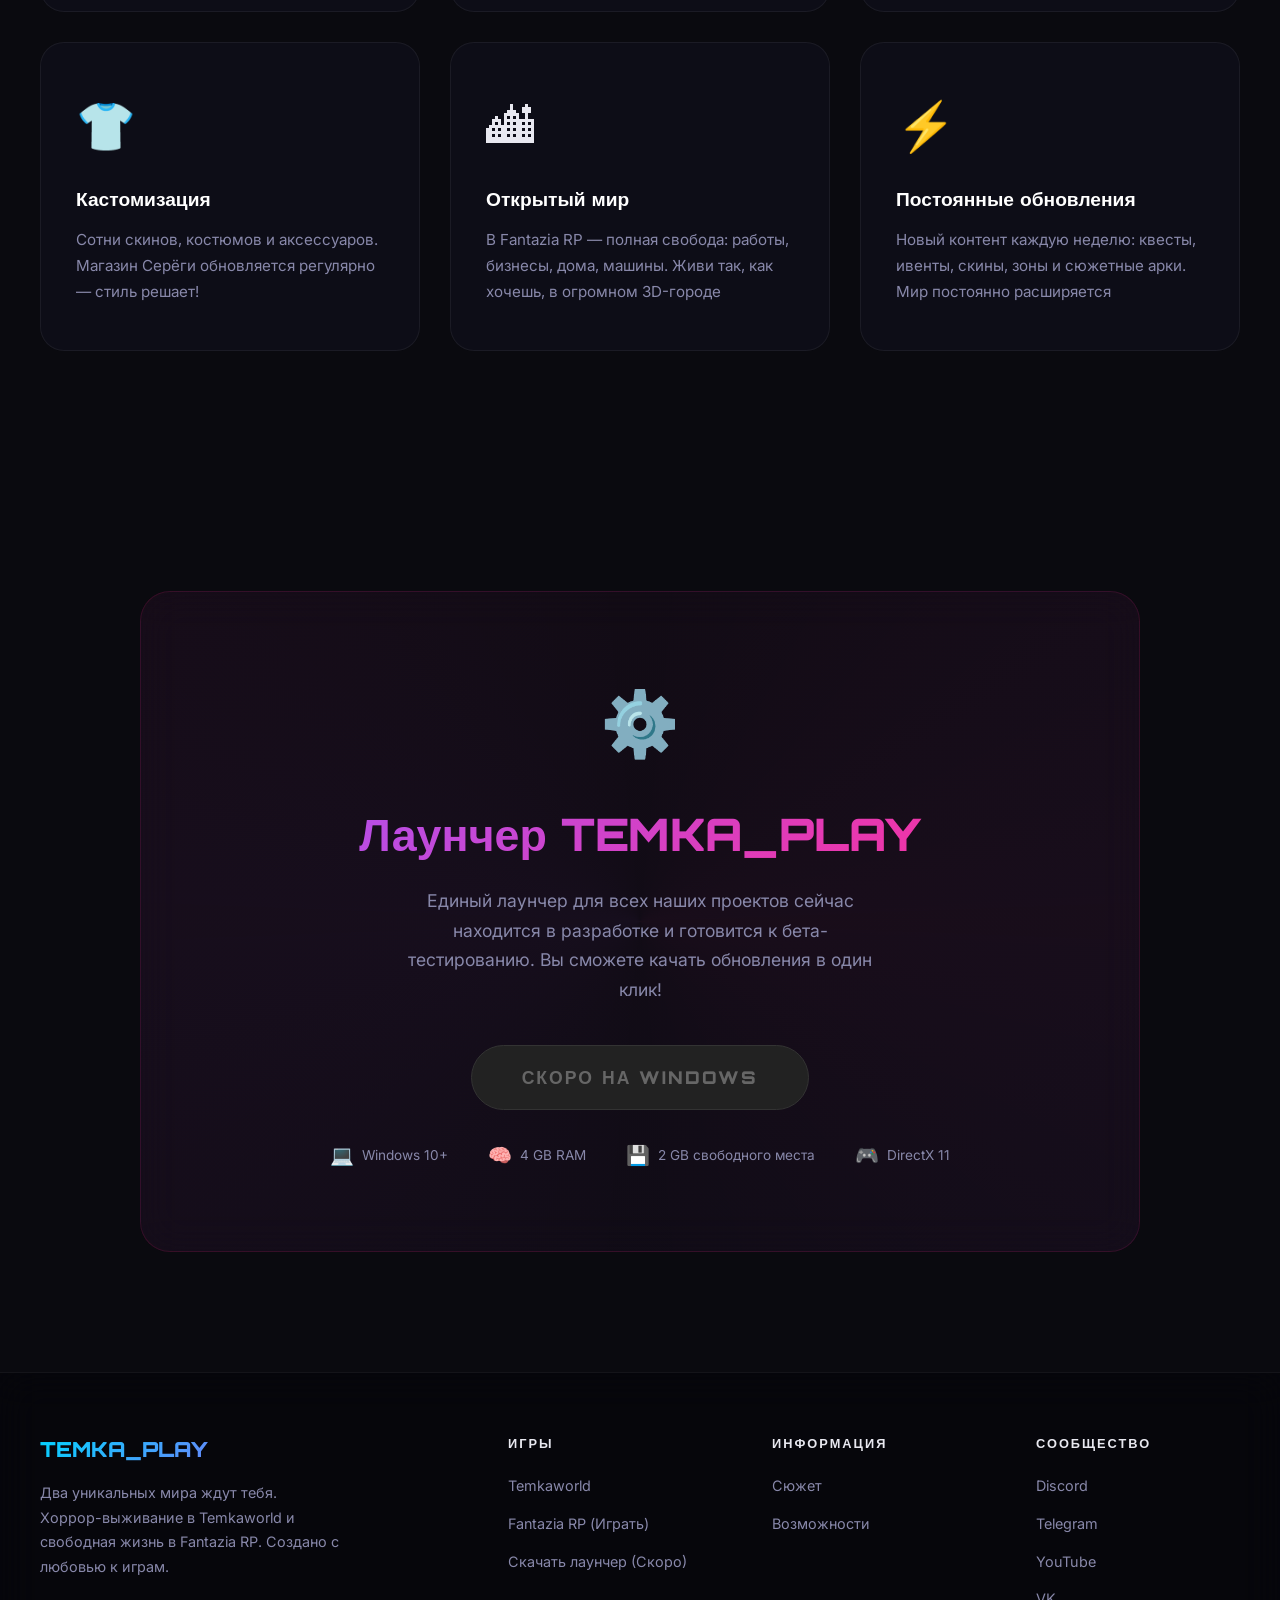
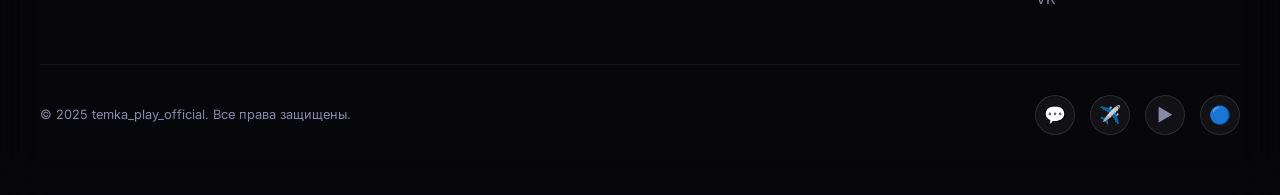
<file: index (1).html>
<!DOCTYPE html>
<html lang="ru">
<head>
    <meta charset="UTF-8">
    <meta name="viewport" content="width=device-width, initial-scale=1.0">
    <title>temka_play_official — Temkaworld & Fantazia RP</title>
    <link href="https://fonts.googleapis.com/css2?family=Orbitron:wght@400;700;900&family=Inter:wght@300;400;600;700&family=Press+Start+2P&display=swap" rel="stylesheet">
    <style>
        /* ===== RESET & BASE ===== */
        *, *::before, *::after {
            margin: 0;
            padding: 0;
            box-sizing: border-box;
        }

        :root {
            --neon-blue: #00d4ff;
            --neon-purple: #a855f7;
            --neon-pink: #ff2d95;
            --neon-green: #39ff14;
            --neon-orange: #ff6a00;
            --neon-red: #ff0040;
            --dark-bg: #0a0a0f;
            --card-bg: rgba(15, 15, 25, 0.85);
            --glass-bg: rgba(255, 255, 255, 0.03);
            --text-primary: #e8e8f0;
            --text-secondary: #8888aa;
        }

        html {
            scroll-behavior: smooth;
        }

        body {
            font-family: 'Inter', sans-serif;
            background: var(--dark-bg);
            color: var(--text-primary);
            overflow-x: hidden;
            line-height: 1.6;
        }

        /* ===== ANIMATED BACKGROUND ===== */
        .bg-animation {
            position: fixed;
            top: 0;
            left: 0;
            width: 100%;
            height: 100%;
            z-index: -2;
            background: radial-gradient(ellipse at 20% 50%, rgba(0, 212, 255, 0.08) 0%, transparent 50%),
                        radial-gradient(ellipse at 80% 20%, rgba(168, 85, 247, 0.08) 0%, transparent 50%),
                        radial-gradient(ellipse at 50% 80%, rgba(255, 45, 149, 0.06) 0%, transparent 50%),
                        var(--dark-bg);
        }

        .particles {
            position: fixed;
            top: 0;
            left: 0;
            width: 100%;
            height: 100%;
            z-index: -1;
            pointer-events: none;
        }

        .particle {
            position: absolute;
            width: 2px;
            height: 2px;
            background: var(--neon-blue);
            border-radius: 50%;
            animation: float-particle linear infinite;
            opacity: 0;
        }

        @keyframes float-particle {
            0% { transform: translateY(100vh) scale(0); opacity: 0; }
            10% { opacity: 1; }
            90% { opacity: 1; }
            100% { transform: translateY(-10vh) scale(1); opacity: 0; }
        }

        /* ===== GRID OVERLAY ===== */
        .grid-overlay {
            position: fixed;
            top: 0;
            left: 0;
            width: 100%;
            height: 100%;
            z-index: -1;
            background-image: 
                linear-gradient(rgba(0, 212, 255, 0.03) 1px, transparent 1px),
                linear-gradient(90deg, rgba(0, 212, 255, 0.03) 1px, transparent 1px);
            background-size: 60px 60px;
            pointer-events: none;
        }

        /* ===== NAVBAR ===== */
        .navbar {
            position: fixed;
            top: 0;
            width: 100%;
            z-index: 1000;
            padding: 15px 0;
            transition: all 0.4s ease;
            backdrop-filter: blur(0px);
        }

        .navbar.scrolled {
            background: rgba(10, 10, 15, 0.95);
            backdrop-filter: blur(20px);
            border-bottom: 1px solid rgba(0, 212, 255, 0.15);
            padding: 10px 0;
        }

        .nav-container {
            max-width: 1400px;
            margin: 0 auto;
            padding: 0 40px;
            display: flex;
            justify-content: space-between;
            align-items: center;
        }

        .nav-logo {
            font-family: 'Orbitron', sans-serif;
            font-size: 1.4rem;
            font-weight: 900;
            background: linear-gradient(135deg, var(--neon-blue), var(--neon-purple));
            -webkit-background-clip: text;
            -webkit-text-fill-color: transparent;
            text-decoration: none;
            letter-spacing: 2px;
            position: relative;
        }

        .nav-logo::after {
            content: '';
            position: absolute;
            bottom: -4px;
            left: 0;
            width: 100%;
            height: 2px;
            background: linear-gradient(90deg, var(--neon-blue), var(--neon-purple));
            box-shadow: 0 0 10px var(--neon-blue);
        }

        .nav-links {
            display: flex;
            list-style: none;
            gap: 35px;
            align-items: center;
        }

        .nav-links a {
            color: var(--text-secondary);
            text-decoration: none;
            font-weight: 600;
            font-size: 0.9rem;
            letter-spacing: 1px;
            text-transform: uppercase;
            transition: all 0.3s ease;
            position: relative;
            padding: 5px 0;
        }

        .nav-links a::after {
            content: '';
            position: absolute;
            bottom: 0;
            left: 0;
            width: 0%;
            height: 2px;
            background: var(--neon-blue);
            transition: width 0.3s ease;
            box-shadow: 0 0 8px var(--neon-blue);
        }

        .nav-links a:hover {
            color: var(--neon-blue);
        }

        .nav-links a:hover::after {
            width: 100%;
        }

        .nav-download-btn {
            background: linear-gradient(135deg, #444, #222);
            border: 1px solid rgba(255, 255, 255, 0.1);
            color: #aaa !important;
            padding: 10px 25px !important;
            border-radius: 30px;
            font-weight: 700 !important;
            box-shadow: none;
            transition: all 0.3s ease !important;
        }

        .nav-download-btn:hover {
            transform: translateY(-2px);
            background: linear-gradient(135deg, #555, #333);
            color: #fff !important;
        }

        .nav-download-btn::after {
            display: none !important;
        }

        /* Mobile menu */
        .hamburger {
            display: none;
            flex-direction: column;
            cursor: pointer;
            gap: 5px;
            z-index: 1001;
        }

        .hamburger span {
            width: 28px;
            height: 2px;
            background: var(--neon-blue);
            transition: all 0.3s ease;
            box-shadow: 0 0 8px var(--neon-blue);
        }

        .hamburger.active span:nth-child(1) {
            transform: rotate(45deg) translate(5px, 5px);
        }

        .hamburger.active span:nth-child(2) {
            opacity: 0;
        }

        .hamburger.active span:nth-child(3) {
            transform: rotate(-45deg) translate(5px, -5px);
        }

        /* ===== HERO SECTION ===== */
        .hero {
            min-height: 100vh;
            display: flex;
            align-items: center;
            justify-content: center;
            position: relative;
            overflow: hidden;
            padding: 100px 40px;
        }

        .hero-bg-shapes {
            position: absolute;
            width: 100%;
            height: 100%;
            top: 0;
            left: 0;
            pointer-events: none;
        }

        .hero-circle {
            position: absolute;
            border-radius: 50%;
            border: 1px solid rgba(0, 212, 255, 0.1);
            animation: pulse-ring 4s ease-in-out infinite;
        }

        .hero-circle:nth-child(1) {
            width: 600px;
            height: 600px;
            top: 50%;
            left: 50%;
            transform: translate(-50%, -50%);
        }

        .hero-circle:nth-child(2) {
            width: 800px;
            height: 800px;
            top: 50%;
            left: 50%;
            transform: translate(-50%, -50%);
            animation-delay: 1s;
            border-color: rgba(168, 85, 247, 0.08);
        }

        .hero-circle:nth-child(3) {
            width: 1000px;
            height: 1000px;
            top: 50%;
            left: 50%;
            transform: translate(-50%, -50%);
            animation-delay: 2s;
            border-color: rgba(255, 45, 149, 0.06);
        }

        @keyframes pulse-ring {
            0%, 100% { opacity: 0.3; transform: translate(-50%, -50%) scale(1); }
            50% { opacity: 0.8; transform: translate(-50%, -50%) scale(1.05); }
        }

        .hero-content {
            text-align: center;
            position: relative;
            z-index: 2;
            max-width: 900px;
        }

        .hero-badge {
            display: inline-flex;
            align-items: center;
            gap: 8px;
            background: rgba(168, 85, 247, 0.1);
            border: 1px solid rgba(168, 85, 247, 0.3);
            padding: 8px 20px;
            border-radius: 30px;
            font-size: 0.8rem;
            font-weight: 600;
            color: var(--neon-purple);
            margin-bottom: 30px;
            letter-spacing: 2px;
            text-transform: uppercase;
            animation: fadeInDown 1s ease;
        }

        .hero-badge .dot {
            width: 8px;
            height: 8px;
            background: var(--neon-orange);
            border-radius: 50%;
            animation: blink 1.5s ease-in-out infinite;
            box-shadow: 0 0 10px var(--neon-orange);
        }

        @keyframes blink {
            0%, 100% { opacity: 1; }
            50% { opacity: 0.3; }
        }

        .hero-title {
            font-family: 'Orbitron', sans-serif;
            font-size: clamp(3rem, 8vw, 6rem);
            font-weight: 900;
            line-height: 1.1;
            margin-bottom: 10px;
            animation: fadeInUp 1s ease 0.2s both;
        }

        .hero-title .line1 {
            display: block;
            background: linear-gradient(135deg, #fff, #ccc);
            -webkit-background-clip: text;
            -webkit-text-fill-color: transparent;
        }

        .hero-title .line2 {
            display: block;
            background: linear-gradient(135deg, var(--neon-blue), var(--neon-purple), var(--neon-pink));
            -webkit-background-clip: text;
            -webkit-text-fill-color: transparent;
            text-shadow: none;
        }

        .hero-subtitle {
            font-size: clamp(1rem, 2.5vw, 1.3rem);
            color: var(--text-secondary);
            max-width: 650px;
            margin: 25px auto 40px;
            line-height: 1.8;
            animation: fadeInUp 1s ease 0.4s both;
        }

        .hero-buttons {
            display: flex;
            gap: 20px;
            justify-content: center;
            flex-wrap: wrap;
            animation: fadeInUp 1s ease 0.6s both;
        }

        .btn-primary {
            display: inline-flex;
            align-items: center;
            gap: 10px;
            background: linear-gradient(135deg, var(--neon-purple), var(--neon-pink));
            color: #fff;
            padding: 16px 40px;
            border-radius: 50px;
            font-weight: 700;
            font-size: 1rem;
            text-decoration: none;
            border: none;
            cursor: pointer;
            transition: all 0.3s ease;
            box-shadow: 0 0 30px rgba(168, 85, 247, 0.3), inset 0 0 30px rgba(255, 255, 255, 0.05);
            letter-spacing: 1px;
            text-transform: uppercase;
        }

        .btn-primary:hover {
            transform: translateY(-3px) scale(1.02);
            box-shadow: 0 0 50px rgba(168, 85, 247, 0.5), inset 0 0 30px rgba(255, 255, 255, 0.1);
        }

        .btn-secondary {
            display: inline-flex;
            align-items: center;
            gap: 10px;
            background: transparent;
            color: var(--text-primary);
            padding: 16px 40px;
            border-radius: 50px;
            font-weight: 700;
            font-size: 1rem;
            text-decoration: none;
            border: 2px solid rgba(255, 255, 255, 0.15);
            cursor: pointer;
            transition: all 0.3s ease;
            letter-spacing: 1px;
            text-transform: uppercase;
        }

        .btn-secondary:hover {
            border-color: var(--neon-blue);
            background: rgba(0, 212, 255, 0.05);
            transform: translateY(-3px);
            box-shadow: 0 0 25px rgba(0, 212, 255, 0.15);
        }

        .hero-scroll-indicator {
            position: absolute;
            bottom: 40px;
            left: 50%;
            transform: translateX(-50%);
            display: flex;
            flex-direction: column;
            align-items: center;
            gap: 8px;
            animation: fadeInUp 1s ease 1s both;
        }

        .scroll-line {
            width: 1px;
            height: 40px;
            background: linear-gradient(to bottom, var(--neon-blue), transparent);
            animation: scroll-anim 2s ease-in-out infinite;
        }

        @keyframes scroll-anim {
            0%, 100% { opacity: 0.3; transform: scaleY(0.5); }
            50% { opacity: 1; transform: scaleY(1); }
        }

        .scroll-text {
            font-size: 0.65rem;
            color: var(--text-secondary);
            letter-spacing: 3px;
            text-transform: uppercase;
        }

        @keyframes fadeInUp {
            from { opacity: 0; transform: translateY(40px); }
            to { opacity: 1; transform: translateY(0); }
        }

        @keyframes fadeInDown {
            from { opacity: 0; transform: translateY(-20px); }
            to { opacity: 1; transform: translateY(0); }
        }

        /* ===== SECTION STYLES ===== */
        section {
            padding: 120px 40px;
            position: relative;
        }

        .section-header {
            text-align: center;
            margin-bottom: 80px;
        }

        .section-label {
            font-family: 'Orbitron', sans-serif;
            font-size: 0.75rem;
            font-weight: 700;
            color: var(--neon-blue);
            letter-spacing: 4px;
            text-transform: uppercase;
            margin-bottom: 15px;
            display: block;
        }

        .section-title {
            font-family: 'Orbitron', sans-serif;
            font-size: clamp(2rem, 5vw, 3.2rem);
            font-weight: 900;
            background: linear-gradient(135deg, #fff, var(--neon-blue));
            -webkit-background-clip: text;
            -webkit-text-fill-color: transparent;
            margin-bottom: 20px;
        }

        .section-desc {
            color: var(--text-secondary);
            max-width: 600px;
            margin: 0 auto;
            font-size: 1.05rem;
            line-height: 1.7;
        }

        .section-divider {
            width: 80px;
            height: 3px;
            background: linear-gradient(90deg, var(--neon-blue), var(--neon-purple));
            margin: 20px auto 0;
            border-radius: 2px;
            box-shadow: 0 0 15px var(--neon-blue);
        }

        /* ===== GAMES SECTION ===== */
        .games-section {
            max-width: 1400px;
            margin: 0 auto;
        }

        /* Game Card - Large Featured */
        .game-featured {
            position: relative;
            border-radius: 30px;
            overflow: hidden;
            margin-bottom: 80px;
            background: var(--card-bg);
            border: 1px solid rgba(255, 255, 255, 0.06);
            backdrop-filter: blur(20px);
            transition: all 0.5s ease;
        }

        .game-featured:hover {
            border-color: rgba(0, 212, 255, 0.2);
            box-shadow: 0 0 60px rgba(0, 212, 255, 0.1);
            transform: translateY(-5px);
        }

        .game-featured-inner {
            display: grid;
            grid-template-columns: 1fr 1fr;
            min-height: 600px;
        }

        .game-featured-visual {
            position: relative;
            display: flex;
            align-items: center;
            justify-content: center;
            background: linear-gradient(135deg, rgba(0, 212, 255, 0.05), rgba(168, 85, 247, 0.05));
            overflow: hidden;
        }

        .game-icon-large {
            font-size: 12rem;
            position: relative;
            z-index: 2;
            filter: drop-shadow(0 0 40px rgba(0, 212, 255, 0.3));
            animation: float 6s ease-in-out infinite;
        }

        @keyframes float {
            0%, 100% { transform: translateY(0) rotate(0deg); }
            50% { transform: translateY(-20px) rotate(2deg); }
        }

        .game-visual-bg {
            position: absolute;
            width: 300px;
            height: 300px;
            border-radius: 50%;
            background: radial-gradient(circle, rgba(0, 212, 255, 0.15), transparent 70%);
            animation: pulse-glow 3s ease-in-out infinite;
        }

        @keyframes pulse-glow {
            0%, 100% { transform: scale(1); opacity: 0.5; }
            50% { transform: scale(1.3); opacity: 1; }
        }

        .game-featured-content {
            padding: 60px;
            display: flex;
            flex-direction: column;
            justify-content: center;
        }

        .game-tag {
            display: inline-flex;
            align-items: center;
            gap: 6px;
            font-family: 'Orbitron', sans-serif;
            font-size: 0.7rem;
            font-weight: 700;
            letter-spacing: 3px;
            text-transform: uppercase;
            margin-bottom: 20px;
            padding: 6px 16px;
            border-radius: 20px;
            width: fit-content;
        }

        .tag-blue {
            color: var(--neon-blue);
            background: rgba(0, 212, 255, 0.1);
            border: 1px solid rgba(0, 212, 255, 0.3);
        }

        .tag-purple {
            color: var(--neon-purple);
            background: rgba(168, 85, 247, 0.1);
            border: 1px solid rgba(168, 85, 247, 0.3);
        }

        .game-name {
            font-family: 'Orbitron', sans-serif;
            font-size: clamp(2rem, 4vw, 3rem);
            font-weight: 900;
            margin-bottom: 20px;
            line-height: 1.2;
        }

        .game-name.blue-gradient {
            background: linear-gradient(135deg, var(--neon-blue), #fff);
            -webkit-background-clip: text;
            -webkit-text-fill-color: transparent;
        }

        .game-name.purple-gradient {
            background: linear-gradient(135deg, var(--neon-purple), var(--neon-pink));
            -webkit-background-clip: text;
            -webkit-text-fill-color: transparent;
        }

        .game-description {
            color: var(--text-secondary);
            font-size: 1.05rem;
            line-height: 1.8;
            margin-bottom: 30px;
        }

        .game-features-list {
            list-style: none;
            margin-bottom: 35px;
        }

        .game-features-list li {
            display: flex;
            align-items: center;
            gap: 12px;
            padding: 8px 0;
            color: var(--text-primary);
            font-size: 0.95rem;
        }

        .game-features-list li .icon {
            font-size: 1.2rem;
            width: 30px;
            text-align: center;
        }

        .game-btn-group {
            display: flex;
            gap: 15px;
            flex-wrap: wrap;
        }

        .btn-game {
            display: inline-flex;
            align-items: center;
            gap: 8px;
            padding: 14px 30px;
            border-radius: 50px;
            font-weight: 700;
            font-size: 0.9rem;
            text-decoration: none;
            transition: all 0.3s ease;
            letter-spacing: 1px;
            text-transform: uppercase;
            border: none;
            cursor: pointer;
        }

        .btn-blue {
            background: linear-gradient(135deg, var(--neon-blue), #0088cc);
            color: #fff;
            box-shadow: 0 0 25px rgba(0, 212, 255, 0.3);
        }

        .btn-blue:hover {
            transform: translateY(-2px);
            box-shadow: 0 0 40px rgba(0, 212, 255, 0.5);
        }

        .btn-purple {
            background: linear-gradient(135deg, var(--neon-purple), var(--neon-pink));
            color: #fff;
            box-shadow: 0 0 25px rgba(168, 85, 247, 0.3);
        }

        .btn-purple:hover {
            transform: translateY(-2px);
            box-shadow: 0 0 40px rgba(168, 85, 247, 0.5);
        }

        .btn-outline {
            background: transparent;
            color: var(--text-primary);
            border: 2px solid rgba(255, 255, 255, 0.15);
        }

        .btn-outline:hover {
            border-color: var(--neon-blue);
            background: rgba(0, 212, 255, 0.05);
            box-shadow: 0 0 20px rgba(0, 212, 255, 0.15);
        }

        .btn-soon {
            background: #222 !important;
            color: #666 !important;
            border: 1px solid #333 !important;
            cursor: not-allowed;
            box-shadow: none !important;
        }

        .btn-soon:hover {
            transform: none !important;
        }

        /* ===== LORE / STORY SECTION ===== */
        .lore-section {
            max-width: 1200px;
            margin: 0 auto;
        }

        .timeline {
            position: relative;
            padding-left: 60px;
        }

        .timeline::before {
            content: '';
            position: absolute;
            left: 20px;
            top: 0;
            bottom: 0;
            width: 2px;
            background: linear-gradient(to bottom, var(--neon-blue), var(--neon-purple), var(--neon-pink), var(--neon-orange));
            box-shadow: 0 0 15px rgba(0, 212, 255, 0.3);
        }

        .timeline-item {
            position: relative;
            margin-bottom: 60px;
            opacity: 0;
            transform: translateX(-30px);
            transition: all 0.6s ease;
        }

        .timeline-item.visible {
            opacity: 1;
            transform: translateX(0);
        }

        .timeline-dot {
            position: absolute;
            left: -48px;
            top: 5px;
            width: 18px;
            height: 18px;
            border-radius: 50%;
            background: var(--neon-blue);
            box-shadow: 0 0 20px var(--neon-blue), 0 0 40px rgba(0, 212, 255, 0.3);
            z-index: 2;
        }

        .timeline-dot.purple { background: var(--neon-purple); box-shadow: 0 0 20px var(--neon-purple); }
        .timeline-dot.pink { background: var(--neon-pink); box-shadow: 0 0 20px var(--neon-pink); }
        .timeline-dot.green { background: var(--neon-green); box-shadow: 0 0 20px var(--neon-green); }
        .timeline-dot.orange { background: var(--neon-orange); box-shadow: 0 0 20px var(--neon-orange); }

        .timeline-card {
            background: var(--card-bg);
            border: 1px solid rgba(255, 255, 255, 0.06);
            border-radius: 20px;
            padding: 35px 40px;
            backdrop-filter: blur(15px);
            transition: all 0.3s ease;
        }

        .timeline-card:hover {
            border-color: rgba(0, 212, 255, 0.15);
            transform: translateY(-3px);
            box-shadow: 0 10px 40px rgba(0, 0, 0, 0.3);
        }

        .timeline-chapter {
            font-family: 'Orbitron', sans-serif;
            font-size: 0.7rem;
            color: var(--neon-blue);
            letter-spacing: 3px;
            text-transform: uppercase;
            margin-bottom: 10px;
        }

        .timeline-title {
            font-family: 'Orbitron', sans-serif;
            font-size: 1.5rem;
            font-weight: 700;
            margin-bottom: 15px;
            color: #fff;
        }

        .timeline-text {
            color: var(--text-secondary);
            line-height: 1.8;
            font-size: 0.95rem;
        }

        .timeline-text strong {
            color: var(--neon-blue);
            font-weight: 600;
        }

        .timeline-emoji {
            font-size: 2rem;
            margin-bottom: 15px;
            display: block;
        }

        /* ===== FEATURES GRID ===== */
        .features-grid {
            max-width: 1400px;
            margin: 0 auto;
            display: grid;
            grid-template-columns: repeat(auto-fit, minmax(350px, 1fr));
            gap: 30px;
        }

        .feature-card {
            background: var(--card-bg);
            border: 1px solid rgba(255, 255, 255, 0.06);
            border-radius: 24px;
            padding: 45px 35px;
            backdrop-filter: blur(15px);
            transition: all 0.4s ease;
            position: relative;
            overflow: hidden;
        }

        .feature-card::before {
            content: '';
            position: absolute;
            top: 0;
            left: 0;
            width: 100%;
            height: 3px;
            background: linear-gradient(90deg, var(--neon-blue), var(--neon-purple));
            transform: scaleX(0);
            transition: transform 0.4s ease;
        }

        .feature-card:hover::before {
            transform: scaleX(1);
        }

        .feature-card:hover {
            border-color: rgba(0, 212, 255, 0.15);
            transform: translateY(-8px);
            box-shadow: 0 20px 60px rgba(0, 0, 0, 0.3);
        }

        .feature-icon {
            font-size: 3rem;
            margin-bottom: 20px;
            display: block;
        }

        .feature-title {
            font-family: 'Orbitron', sans-serif;
            font-size: 1.2rem;
            font-weight: 700;
            margin-bottom: 12px;
            color: #fff;
        }

        .feature-text {
            color: var(--text-secondary);
            line-height: 1.7;
            font-size: 0.95rem;
        }

        /* ===== DOWNLOAD SECTION ===== */
        .download-section {
            max-width: 1000px;
            margin: 0 auto;
        }

        .download-card {
            position: relative;
            background: linear-gradient(135deg, rgba(255, 45, 149, 0.04), rgba(168, 85, 247, 0.04));
            border: 1px solid rgba(255, 45, 149, 0.15);
            border-radius: 30px;
            padding: 80px 60px;
            text-align: center;
            overflow: hidden;
            backdrop-filter: blur(20px);
        }

        .download-card::before {
            content: '';
            position: absolute;
            top: -50%;
            left: -50%;
            width: 200%;
            height: 200%;
            background: conic-gradient(from 0deg, transparent, rgba(255, 45, 149, 0.03), transparent, rgba(168, 85, 247, 0.03), transparent);
            animation: rotate-bg 10s linear infinite;
        }

        @keyframes rotate-bg {
            to { transform: rotate(360deg); }
        }

        .download-content {
            position: relative;
            z-index: 2;
        }

        .download-icon {
            font-size: 4rem;
            margin-bottom: 25px;
            display: block;
            animation: float 3s ease-in-out infinite;
        }

        .download-title {
            font-family: 'Orbitron', sans-serif;
            font-size: clamp(2rem, 4vw, 2.8rem);
            font-weight: 900;
            background: linear-gradient(135deg, var(--neon-purple), var(--neon-pink));
            -webkit-background-clip: text;
            -webkit-text-fill-color: transparent;
            margin-bottom: 15px;
        }

        .download-desc {
            color: var(--text-secondary);
            font-size: 1.1rem;
            max-width: 500px;
            margin: 0 auto 40px;
            line-height: 1.7;
        }

        .download-buttons {
            display: flex;
            justify-content: center;
            gap: 20px;
            flex-wrap: wrap;
            margin-bottom: 30px;
        }

        .btn-download-main {
            display: inline-flex;
            align-items: center;
            gap: 12px;
            background: #222;
            border: 1px solid #333;
            color: #666;
            padding: 20px 50px;
            border-radius: 50px;
            font-weight: 900;
            font-size: 1.1rem;
            text-decoration: none;
            cursor: pointer;
            transition: all 0.3s ease;
            letter-spacing: 2px;
            text-transform: uppercase;
            font-family: 'Orbitron', sans-serif;
        }

        .btn-download-main:hover {
            background: #2a2a2a;
            color: #888;
            border-color: #444;
        }

        .system-reqs {
            display: flex;
            justify-content: center;
            gap: 40px;
            flex-wrap: wrap;
            margin-top: 30px;
        }

        .req-item {
            display: flex;
            align-items: center;
            gap: 8px;
            color: var(--text-secondary);
            font-size: 0.85rem;
        }

        .req-item .icon {
            font-size: 1.2rem;
        }

        /* ===== FANTAZIA RP SECTION ===== */
        .fantazia-visual {
            background: linear-gradient(135deg, rgba(168, 85, 247, 0.05), rgba(255, 45, 149, 0.05));
        }

        .fantazia-icon {
            font-size: 12rem;
            filter: drop-shadow(0 0 40px rgba(168, 85, 247, 0.3));
            animation: float 5s ease-in-out infinite;
        }

        /* ===== STATS BAR ===== */
        .stats-bar {
            max-width: 1200px;
            margin: 0 auto;
            display: grid;
            grid-template-columns: repeat(4, 1fr);
            gap: 30px;
            padding: 60px 40px;
        }

        .stat-item {
            text-align: center;
            padding: 30px;
            background: var(--card-bg);
            border: 1px solid rgba(255, 255, 255, 0.06);
            border-radius: 20px;
            backdrop-filter: blur(15px);
            transition: all 0.3s ease;
        }

        .stat-item:hover {
            border-color: rgba(0, 212, 255, 0.2);
            transform: translateY(-5px);
        }

        .stat-number {
            font-family: 'Orbitron', sans-serif;
            font-size: 2.5rem;
            font-weight: 900;
            background: linear-gradient(135deg, var(--neon-blue), var(--neon-purple));
            -webkit-background-clip: text;
            -webkit-text-fill-color: transparent;
            margin-bottom: 5px;
        }

        .stat-label {
            color: var(--text-secondary);
            font-size: 0.85rem;
            letter-spacing: 1px;
            text-transform: uppercase;
        }

        /* ===== FOOTER ===== */
        .footer {
            border-top: 1px solid rgba(255, 255, 255, 0.06);
            padding: 60px 40px;
            background: rgba(5, 5, 10, 0.8);
            backdrop-filter: blur(20px);
        }

        .footer-inner {
            max-width: 1400px;
            margin: 0 auto;
            display: grid;
            grid-template-columns: 2fr 1fr 1fr 1fr;
            gap: 60px;
        }

        .footer-brand {
            max-width: 300px;
        }

        .footer-logo {
            font-family: 'Orbitron', sans-serif;
            font-size: 1.3rem;
            font-weight: 900;
            background: linear-gradient(135deg, var(--neon-blue), var(--neon-purple));
            -webkit-background-clip: text;
            -webkit-text-fill-color: transparent;
            margin-bottom: 15px;
            display: block;
        }

        .footer-about {
            color: var(--text-secondary);
            font-size: 0.9rem;
            line-height: 1.7;
        }

        .footer-heading {
            font-family: 'Orbitron', sans-serif;
            font-size: 0.8rem;
            font-weight: 700;
            color: var(--text-primary);
            letter-spacing: 2px;
            text-transform: uppercase;
            margin-bottom: 20px;
        }

        .footer-links {
            list-style: none;
        }

        .footer-links li {
            margin-bottom: 12px;
        }

        .footer-links a {
            color: var(--text-secondary);
            text-decoration: none;
            font-size: 0.9rem;
            transition: all 0.3s ease;
        }

        .footer-links a:hover {
            color: var(--neon-blue);
            padding-left: 5px;
        }

        .footer-bottom {
            max-width: 1400px;
            margin: 40px auto 0;
            padding-top: 30px;
            border-top: 1px solid rgba(255, 255, 255, 0.06);
            display: flex;
            justify-content: space-between;
            align-items: center;
            flex-wrap: wrap;
            gap: 20px;
        }

        .footer-copy {
            color: var(--text-secondary);
            font-size: 0.8rem;
        }

        .footer-socials {
            display: flex;
            gap: 15px;
        }

        .footer-socials a {
            width: 40px;
            height: 40px;
            display: flex;
            align-items: center;
            justify-content: center;
            border-radius: 50%;
            background: rgba(255, 255, 255, 0.05);
            border: 1px solid rgba(255, 255, 255, 0.1);
            color: var(--text-secondary);
            text-decoration: none;
            font-size: 1.1rem;
            transition: all 0.3s ease;
        }

        .footer-socials a:hover {
            background: rgba(0, 212, 255, 0.1);
            border-color: var(--neon-blue);
            color: var(--neon-blue);
            transform: translateY(-3px);
        }

        /* ===== SCROLL TO TOP ===== */
        .scroll-top {
            position: fixed;
            bottom: 30px;
            right: 30px;
            width: 50px;
            height: 50px;
            border-radius: 50%;
            background: linear-gradient(135deg, var(--neon-blue), var(--neon-purple));
            border: none;
            cursor: pointer;
            display: flex;
            align-items: center;
            justify-content: center;
            font-size: 1.3rem;
            color: #fff;
            opacity: 0;
            visibility: hidden;
            transition: all 0.3s ease;
            z-index: 999;
            box-shadow: 0 0 20px rgba(0, 212, 255, 0.3);
        }

        .scroll-top.visible {
            opacity: 1;
            visibility: visible;
        }

        .scroll-top:hover {
            transform: translateY(-3px);
            box-shadow: 0 0 40px rgba(0, 212, 255, 0.5);
        }

        /* ===== MODAL ===== */
        .modal-overlay {
            position: fixed;
            top: 0;
            left: 0;
            width: 100%;
            height: 100%;
            background: rgba(0, 0, 0, 0.8);
            backdrop-filter: blur(10px);
            z-index: 2000;
            display: flex;
            align-items: center;
            justify-content: center;
            opacity: 0;
            visibility: hidden;
            transition: all 0.3s ease;
            padding: 20px;
        }

        .modal-overlay.active {
            opacity: 1;
            visibility: visible;
        }

        .modal {
            background: var(--card-bg);
            border: 1px solid rgba(255, 45, 149, 0.3);
            border-radius: 30px;
            padding: 50px;
            max-width: 600px;
            width: 100%;
            text-align: center;
            transform: translateY(30px) scale(0.95);
            transition: all 0.3s ease;
            backdrop-filter: blur(20px);
            position: relative;
        }

        .modal-overlay.active .modal {
            transform: translateY(0) scale(1);
        }

        .modal-close {
            position: absolute;
            top: 20px;
            right: 20px;
            background: none;
            border: none;
            color: var(--text-secondary);
            font-size: 1.5rem;
            cursor: pointer;
            transition: color 0.3s;
            width: 40px;
            height: 40px;
            display: flex;
            align-items: center;
            justify-content: center;
            border-radius: 50%;
        }

        .modal-close:hover {
            color: var(--neon-pink);
            background: rgba(255, 45, 149, 0.1);
        }

        .modal-icon {
            font-size: 4rem;
            margin-bottom: 20px;
            display: block;
        }

        .modal-title {
            font-family: 'Orbitron', sans-serif;
            font-size: 1.5rem;
            font-weight: 700;
            margin-bottom: 15px;
            background: linear-gradient(135deg, var(--neon-purple), var(--neon-pink));
            -webkit-background-clip: text;
            -webkit-text-fill-color: transparent;
        }

        .modal-text {
            color: var(--text-secondary);
            line-height: 1.7;
            margin-bottom: 20px;
        }

        .modal-status-badge {
            display: inline-block;
            background: rgba(255, 106, 0, 0.1);
            border: 1px solid var(--neon-orange);
            color: var(--neon-orange);
            padding: 6px 16px;
            border-radius: 20px;
            font-size: 0.8rem;
            font-weight: 700;
            letter-spacing: 1.5px;
            text-transform: uppercase;
            margin-top: 15px;
        }

        /* ===== COOKIE BANNER ===== */
        .cookie-banner {
            position: fixed;
            bottom: 20px;
            left: 50%;
            transform: translateX(-50%) translateY(120px);
            max-width: 600px;
            width: calc(100% - 40px);
            background: var(--card-bg);
            border: 1px solid rgba(0, 212, 255, 0.15);
            border-radius: 20px;
            padding: 20px 30px;
            display: flex;
            align-items: center;
            gap: 20px;
            z-index: 1500;
            backdrop-filter: blur(20px);
            transition: transform 0.5s ease;
            box-shadow: 0 10px 40px rgba(0, 0, 0, 0.4);
        }

        .cookie-banner.visible {
            transform: translateX(-50%) translateY(0);
        }

        .cookie-text {
            color: var(--text-secondary);
            font-size: 0.85rem;
            line-height: 1.5;
            flex: 1;
        }

        .cookie-btn {
            background: linear-gradient(135deg, var(--neon-blue), var(--neon-purple));
            color: #fff;
            border: none;
            padding: 10px 25px;
            border-radius: 30px;
            font-weight: 700;
            font-size: 0.85rem;
            cursor: pointer;
            white-space: nowrap;
            transition: all 0.3s ease;
        }

        .cookie-btn:hover {
            transform: scale(1.05);
            box-shadow: 0 0 20px rgba(0, 212, 255, 0.3);
        }

        /* ===== RESPONSIVE ===== */
        @media (max-width: 1024px) {
            .game-featured-inner {
                grid-template-columns: 1fr;
            }

            .game-featured-visual {
                min-height: 300px;
            }

            .game-featured-content {
                padding: 40px;
            }

            .footer-inner {
                grid-template-columns: 1fr 1fr;
                gap: 40px;
            }

            .stats-bar {
                grid-template-columns: repeat(2, 1fr);
            }
        }

        @media (max-width: 768px) {
            section {
                padding: 80px 20px;
            }

            .nav-links {
                position: fixed;
                top: 0;
                right: -100%;
                width: 80%;
                max-width: 350px;
                height: 100vh;
                background: rgba(10, 10, 15, 0.98);
                backdrop-filter: blur(20px);
                flex-direction: column;
                justify-content: center;
                gap: 25px;
                padding: 40px;
                transition: right 0.4s ease;
                border-left: 1px solid rgba(0, 212, 255, 0.1);
            }

            .nav-links.active {
                right: 0;
            }

            .hamburger {
                display: flex;
            }

            .hero {
                padding: 100px 20px;
            }

            .game-featured-content {
                padding: 30px 25px;
            }

            .game-icon-large, .fantazia-icon {
                font-size: 8rem;
            }

            .features-grid {
                grid-template-columns: 1fr;
            }

            .timeline {
                padding-left: 45px;
            }

            .timeline::before {
                left: 12px;
            }

            .timeline-dot {
                left: -40px;
                width: 14px;
                height: 14px;
            }

            .timeline-card {
                padding: 25px;
            }

            .download-card {
                padding: 50px 30px;
            }

            .footer-inner {
                grid-template-columns: 1fr;
                gap: 30px;
            }

            .footer-bottom {
                flex-direction: column;
                text-align: center;
            }

            .stats-bar {
                grid-template-columns: repeat(2, 1fr);
                gap: 15px;
                padding: 40px 20px;
            }

            .stat-number {
                font-size: 1.8rem;
            }

            .cookie-banner {
                flex-direction: column;
                text-align: center;
            }
        }

        @media (max-width: 480px) {
            .hero-buttons {
                flex-direction: column;
                align-items: center;
            }

            .hero-buttons .btn-primary,
            .hero-buttons .btn-secondary {
                width: 100%;
                justify-content: center;
            }

            .game-btn-group {
                flex-direction: column;
            }

            .game-btn-group .btn-game {
                width: 100%;
                justify-content: center;
            }

            .download-buttons {
                flex-direction: column;
                align-items: center;
            }

            .system-reqs {
                gap: 20px;
            }
        }

        /* ===== LOADING SCREEN ===== */
        .loading-screen {
            position: fixed;
            top: 0;
            left: 0;
            width: 100%;
            height: 100%;
            background: var(--dark-bg);
            z-index: 9999;
            display: flex;
            flex-direction: column;
            align-items: center;
            justify-content: center;
            transition: opacity 0.5s ease, visibility 0.5s ease;
        }

        .loading-screen.hidden {
            opacity: 0;
            visibility: hidden;
        }

        .loading-logo {
            font-family: 'Orbitron', sans-serif;
            font-size: 2rem;
            font-weight: 900;
            background: linear-gradient(135deg, var(--neon-blue), var(--neon-purple));
            -webkit-background-clip: text;
            -webkit-text-fill-color: transparent;
            margin-bottom: 30px;
            animation: pulse-text 2s ease-in-out infinite;
        }

        @keyframes pulse-text {
            0%, 100% { opacity: 1; }
            50% { opacity: 0.5; }
        }

        .loading-bar-container {
            width: 200px;
            height: 3px;
            background: rgba(255, 255, 255, 0.05);
            border-radius: 2px;
            overflow: hidden;
        }

        .loading-bar {
            height: 100%;
            background: linear-gradient(90deg, var(--neon-blue), var(--neon-purple));
            border-radius: 2px;
            animation: loading-progress 1.5s ease-in-out forwards;
            box-shadow: 0 0 10px var(--neon-blue);
        }

        @keyframes loading-progress {
            from { width: 0%; }
            to { width: 100%; }
        }

        /* ===== GLOW EFFECTS ===== */
        .glow-line {
            position: absolute;
            height: 1px;
            background: linear-gradient(90deg, transparent, var(--neon-blue), transparent);
            opacity: 0.3;
        }
    </style>
</head>
<body>

    <!-- Loading Screen -->
    <div class="loading-screen" id="loadingScreen">
        <div class="loading-logo">TEMKA PLAY</div>
        <div class="loading-bar-container">
            <div class="loading-bar"></div>
        </div>
    </div>

    <!-- Background -->
    <div class="bg-animation"></div>
    <div class="grid-overlay"></div>
    <div class="particles" id="particles"></div>

    <!-- Navbar -->
    <nav class="navbar" id="navbar">
        <div class="nav-container">
            <a href="#" class="nav-logo">TEMKA_PLAY</a>
            <ul class="nav-links" id="navLinks">
                <li><a href="#games">Игры</a></li>
                <li><a href="#lore">Сюжет</a></li>
                <li><a href="#features">Фишки</a></li>
                <li><a href="#download" class="nav-download-btn" onclick="openDownloadModal(); return false;">⬇ Лаунчер (Скоро)</a></li>
            </ul>
            <div class="hamburger" id="hamburger">
                <span></span>
                <span></span>
                <span></span>
            </div>
        </div>
    </nav>

    <!-- Hero Section -->
    <section class="hero" id="home">
        <div class="hero-bg-shapes">
            <div class="hero-circle"></div>
            <div class="hero-circle"></div>
            <div class="hero-circle"></div>
        </div>
        <div class="hero-content">
            <div class="hero-badge">
                <span class="dot"></span>
                Лаунчер в разработке
            </div>
            <h1 class="hero-title">
                <span class="line1">TEMKA</span>
                <span class="line2">PLAY OFFICIAL</span>
            </h1>
            <p class="hero-subtitle">
                Два уникальных мира. Мрачный парк аттракционов с демонами и монстрами. 
                И живой город фантазий с полной свободой действий прямо в твоем браузере!
            </p>
            <div class="hero-buttons">
                <a href="https://fantazia-rp-3d1.onrender.com" target="_blank" class="btn-primary">
                    🎮 Играть в Fantazia RP
                </a>
                <a href="#games" class="btn-secondary">
                    🎡 Обзор проектов
                </a>
            </div>
        </div>
        <div class="hero-scroll-indicator">
            <div class="scroll-line"></div>
            <span class="scroll-text">Scroll</span>
        </div>
    </section>

    <!-- Stats Bar -->
    <div class="stats-bar">
        <div class="stat-item">
            <div class="stat-number" data-target="2">0</div>
            <div class="stat-label">Игры</div>
        </div>
        <div class="stat-item">
            <div class="stat-number" data-target="50">0</div>
            <div class="stat-label">Квестов</div>
        </div>
        <div class="stat-item">
            <div class="stat-number" data-target="100">0</div>
            <div class="stat-label">Скинов</div>
        </div>
        <div class="stat-item">
            <div class="stat-number" data-target="999">0</div>
            <div class="stat-label">Приключений</div>
        </div>
    </div>

    <!-- Games Section -->
    <section id="games">
        <div class="section-header">
            <span class="section-label">Наши проекты</span>
            <h2 class="section-title">Два мира — одна вселенная</h2>
            <p class="section-desc">Каждая игра — это уникальный опыт с неповторимой атмосферой, сюжетом и геймплеем</p>
            <div class="section-divider"></div>
        </div>

        <div class="games-section">
            <!-- TEMKAWORLD -->
            <div class="game-featured">
                <div class="game-featured-inner">
                    <div class="game-featured-visual">
                        <div class="game-visual-bg"></div>
                        <div class="game-icon-large">🎡</div>
                    </div>
                    <div class="game-featured-content">
                        <div class="game-tag tag-blue">🔥 Хоррор · Выживание · Мультиплеер</div>
                        <h3 class="game-name blue-gradient">TEMKAWORLD</h3>
                        <p class="game-description">
                            Заброшенный технологичный парк аттракционов, захваченный демонами и монстрами. 
                            Когда-то это было место радости, но роковой день навсегда изменил всё. 
                            Проникни внутрь, выживи и раскрой тайну Золотого Ключа.
                        </p>
                        <ul class="game-features-list">
                            <li><span class="icon">👹</span> Жуткие монстры и гигантские боссы</li>
                            <li><span class="icon">🌐</span> Полноценный мультиплеер с друзьями</li>
                            <li><span class="icon">🗝</span> Квесты, уровни и секретный бункер</li>
                            <li><span class="icon">👕</span> Магазин скинов у Серёги</li>
                            <li><span class="icon">📖</span> Глубокий сюжет с неожиданными поворотами</li>
                        </ul>
                        <div class="game-btn-group">
                            <button onclick="openDownloadModal()" class="btn-game btn-blue btn-soon">⬇ Скачать (Скоро)</button>
                            <a href="#lore" class="btn-game btn-outline">📖 Читать лор</a>
                        </div>
                    </div>
                </div>
            </div>

            <!-- FANTAZIA RP -->
            <div class="game-featured">
                <div class="game-featured-inner">
                    <div class="game-featured-content">
                        <div class="game-tag tag-purple">✨ RP · Открытый мир · 3D</div>
                        <h3 class="game-name purple-gradient">FANTAZIA RP</h3>
                        <p class="game-description">
                            Масштабная 3D ролевая игра с полностью открытым миром, доступная прямо в твоем браузере. 
                            Создай своего персонажа, устройся на работу, купи дом, 
                            заведи бизнес или стань легендой криминального мира. 
                            Каждый игрок — творец своей истории.
                        </p>
                        <ul class="game-features-list">
                            <li><span class="icon">🏙</span> Огромный открытый 3D-мир в WebGL</li>
                            <li><span class="icon">👤</span> Полная кастомизация персонажа</li>
                            <li><span class="icon">💼</span> Работы, бизнесы, криминал</li>
                            <li><span class="icon">🏠</span> Покупка домов и транспорта</li>
                            <li><span class="icon">🤝</span> Живое сообщество игроков онлайн</li>
                        </ul>
                        <div class="game-btn-group">
                            <a href="https://fantazia-rp-3d1.onrender.com" target="_blank" class="btn-game btn-purple">🎮 Играть на сервере</a>
                            <button onclick="openDownloadModal()" class="btn-game btn-outline btn-soon">⬇ Лаунчер (Скоро)</button>
                        </div>
                    </div>
                    <div class="game-featured-visual fantazia-visual">
                        <div class="game-visual-bg" style="background: radial-gradient(circle, rgba(168, 85, 247, 0.15), transparent 70%);"></div>
                        <div class="fantazia-icon">🏙</div>
                    </div>
                </div>
            </div>
        </div>
    </section>

    <!-- Lore Section -->
    <section id="lore">
        <div class="section-header">
            <span class="section-label">Сюжет Temkaworld</span>
            <h2 class="section-title">История, которую ты проживёшь</h2>
            <p class="section-desc">Каждая глава — новый виток судьбы. От детских воспоминаний до битвы с тьмой</p>
            <div class="section-divider"></div>
        </div>

        <div class="lore-section">
            <div class="timeline">
                <!-- Chapter 1 -->
                <div class="timeline-item">
                    <div class="timeline-dot"></div>
                    <div class="timeline-card">
                        <span class="timeline-emoji">👶</span>
                        <span class="timeline-chapter">Пролог</span>
                        <h3 class="timeline-title">Детство и Катастрофа</h3>
                        <p class="timeline-text">
                            Всё начинается с воспоминаний о детстве. Ты выбираешь себе имя 
                            и попадаешь в мир, где открывается грандиозный технологичный парк аттракционов — 
                            <strong>Temkaworld</strong>. Все счастливы… но в один роковой день срабатывает 
                            сирена безопасности: на парк нападает жуткий <strong>Демон</strong>.
                        </p>
                    </div>
                </div>

                <!-- Chapter 2 -->
                <div class="timeline-item">
                    <div class="timeline-dot purple"></div>
                    <div class="timeline-card">
                        <span class="timeline-emoji">⚔️</span>
                        <span class="timeline-chapter">Жертва лидера</span>
                        <h3 class="timeline-title">Артём закрывает двери</h3>
                        <p class="timeline-text">
                            Главный организатор <strong>Артём</strong> выводит людей. Его помощники — 
                            <strong>Серёга, Саша и Никита</strong> — принимают бой. Артём силой выталкивает 
                            тебя на лестницу, даёт записку и закрывает гермозатвор, навсегда изолируя 
                            Temkaworld от внешнего мира.
                        </p>
                    </div>
                </div>

                <!-- Chapter 3 -->
                <div class="timeline-item">
                    <div class="timeline-dot pink"></div>
                    <div class="timeline-card">
                        <span class="timeline-emoji">🏚</span>
                        <span class="timeline-chapter">2 года спустя</span>
                        <h3 class="timeline-title">Возвращение и Обучение</h3>
                        <p class="timeline-text">
                            Проходит два года. По записке Артёма ты находишь скрытый проход на заброшке 
                            и проникаешь внутрь заколоченного парка. Тебя встречает <strong>Никита</strong>, 
                            который обучает управлению и выживанию, после чего уходит к <strong>Саше</strong> — 
                            вместе они в тяжёлой броне охраняют опасные стыки парка от монстров.
                        </p>
                    </div>
                </div>

                <!-- Chapter 4 -->
                <div class="timeline-item">
                    <div class="timeline-dot green"></div>
                    <div class="timeline-card">
                        <span class="timeline-emoji">🎮</span>
                        <span class="timeline-chapter">Сетевая игра</span>
                        <h3 class="timeline-title">Первая миссия</h3>
                        <p class="timeline-text">
                            Ты делаешь шаг в огромный портал и подключаешься к мультиплеер-серверу. 
                            На сервере ты бежишь к <strong>Серёге</strong> — он продаёт крутые скины и одежду. 
                            Затем <strong>Артём</strong> (он жив!) даёт первую миссию — скрытно изучить 
                            опасную зону за блокпостом Саши и Никиты.
                        </p>
                    </div>
                </div>

                <!-- Chapter 5 -->
                <div class="timeline-item">
                    <div class="timeline-dot orange"></div>
                    <div class="timeline-card">
                        <span class="timeline-emoji">🗝</span>
                        <span class="timeline-chapter">Финал вступления</span>
                        <h3 class="timeline-title">Золотой Ключ и Секретный Бункер</h3>
                        <p class="timeline-text">
                            Ты тихо обходишь монстров, но забрав со стены <strong>Золотой Ключ</strong>, 
                            стена рушится — появляется <strong>Гигантский Монстр</strong>! Бешеная 
                            адреналиновая погоня обратно к базе. Вырвавшись, ты отдаёшь ключ Артёму. 
                            Он открывает Хранилище и показывает <strong>Секретный Бункер</strong>. 
                            Но войти можно только с <strong>10 уровнем</strong>. Теперь тебе предстоит 
                            жить в Temkaworld, качаться и открыть тайное убежище.
                        </p>
                    </div>
                </div>
            </div>
        </div>
    </section>

    <!-- Features Section -->
    <section id="features">
        <div class="section-header">
            <span class="section-label">Возможности</span>
            <h2 class="section-title">Почему стоит играть</h2>
            <p class="section-desc">Каждая деталь создана для максимального погружения</p>
            <div class="section-divider"></div>
        </div>

        <div class="features-grid">
            <div class="feature-card">
                <span class="feature-icon">🎭</span>
                <h4 class="feature-title">Глубокий сюжет</h4>
                <p class="feature-text">Многослойная история с неожиданными поворотами, живыми персонажами и множеством секретов, которые предстоит раскрыть</p>
            </div>
            <div class="feature-card">
                <span class="feature-icon">👹</span>
                <h4 class="feature-title">Жуткие монстры</h4>
                <p class="feature-text">Уникальные существа с непредсказуемым поведением. Каждый враг — настоящее испытание, требующее стратегии и скорости</p>
            </div>
            <div class="feature-card">
                <span class="feature-icon">🌐</span>
                <h4 class="feature-title">Мультиплеер</h4>
                <p class="feature-text">Играй с друзьями на одном сервере. Выполняйте квесты вместе, торгуйте и помогайте друг другу выжить</p>
            </div>
            <div class="feature-card">
                <span class="feature-icon">👕</span>
                <h4 class="feature-title">Кастомизация</h4>
                <p class="feature-text">Сотни скинов, костюмов и аксессуаров. Магазин Серёги обновляется регулярно — стиль решает!</p>
            </div>
            <div class="feature-card">
                <span class="feature-icon">🏙</span>
                <h4 class="feature-title">Открытый мир</h4>
                <p class="feature-text">В Fantazia RP — полная свобода: работы, бизнесы, дома, машины. Живи так, как хочешь, в огромном 3D-городе</p>
            </div>
            <div class="feature-card">
                <span class="feature-icon">⚡</span>
                <h4 class="feature-title">Постоянные обновления</h4>
                <p class="feature-text">Новый контент каждую неделю: квесты, ивенты, скины, зоны и сюжетные арки. Мир постоянно расширяется</p>
            </div>
        </div>
    </section>

    <!-- Download Section -->
    <section id="download">
        <div class="download-section">
            <div class="download-card">
                <div class="download-content">
                    <span class="download-icon">⚙️</span>
                    <h2 class="download-title">Лаунчер TEMKA_PLAY</h2>
                    <p class="download-desc">
                        Единый лаунчер для всех наших проектов сейчас находится в разработке и готовится к бета-тестированию. Вы сможете качать обновления в один клик!
                    </p>
                    <div class="download-buttons">
                        <button class="btn-download-main" onclick="openDownloadModal()">
                            Скоро на Windows
                        </button>
                    </div>
                    <div class="system-reqs">
                        <div class="req-item">
                            <span class="icon">💻</span>
                            Windows 10+
                        </div>
                        <div class="req-item">
                            <span class="icon">🧠</span>
                            4 GB RAM
                        </div>
                        <div class="req-item">
                            <span class="icon">💾</span>
                            2 GB свободного места
                        </div>
                        <div class="req-item">
                            <span class="icon">🎮</span>
                            DirectX 11
                        </div>
                    </div>
                </div>
            </div>
        </div>
    </section>

    <!-- Footer -->
    <footer class="footer">
        <div class="footer-inner">
            <div class="footer-brand">
                <span class="footer-logo">TEMKA_PLAY</span>
                <p class="footer-about">
                    Два уникальных мира ждут тебя. Хоррор-выживание в Temkaworld 
                    и свободная жизнь в Fantazia RP. Создано с любовью к играм.
                </p>
            </div>
            <div>
                <h4 class="footer-heading">Игры</h4>
                <ul class="footer-links">
                    <li><a href="#games">Temkaworld</a></li>
                    <li><a href="https://fantazia-rp-3d1.onrender.com" target="_blank">Fantazia RP (Играть)</a></li>
                    <li><a href="#download" onclick="openDownloadModal(); return false;">Скачать лаунчер (Скоро)</a></li>
                </ul>
            </div>
            <div>
                <h4 class="footer-heading">Информация</h4>
                <ul class="footer-links">
                    <li><a href="#lore">Сюжет</a></li>
                    <li><a href="#features">Возможности</a></li>
                </ul>
            </div>
            <div>
                <h4 class="footer-heading">Сообщество</h4>
                <ul class="footer-links">
                    <li><a href="#">Discord</a></li>
                    <li><a href="#">Telegram</a></li>
                    <li><a href="#">YouTube</a></li>
                    <li><a href="#">VK</a></li>
                </ul>
            </div>
        </div>
        <div class="footer-bottom">
            <p class="footer-copy">© 2025 temka_play_official. Все права защищены.</p>
            <div class="footer-socials">
                <a href="#" title="Discord">💬</a>
                <a href="#" title="Telegram">✈️</a>
                <a href="#" title="YouTube">▶️</a>
                <a href="#" title="VK">🔵</a>
            </div>
        </div>
    </footer>

    <!-- Scroll to Top -->
    <button class="scroll-top" id="scrollTop" onclick="window.scrollTo({top: 0, behavior: 'smooth'})">↑</button>

    <!-- Download Modal (Coming Soon version) -->
    <div class="modal-overlay" id="downloadModal">
        <div class="modal">
            <button class="modal-close" onclick="closeDownloadModal()">✕</button>
            <span class="modal-icon">🛠️</span>
            <h3 class="modal-title">Лаунчер в разработке</h3>
            <p class="modal-text">Мы усердно работаем над созданием единой игровой платформы <strong>TEMKA_PLAY</strong>. Программа станет доступна для скачивания совсем скоро!</p>
            <p class="modal-text" style="color: var(--neon-blue); font-size: 0.95rem;">А пока вы можете прямо сейчас начать играть в <strong>Fantazia RP</strong> в своем браузере!</p>
            <a href="https://fantazia-rp-3d1.onrender.com" target="_blank" class="btn-game btn-purple" style="display: inline-flex; margin-top: 10px;">🚀 Играть в Fantazia RP</a>
            <div>
                <span class="modal-status-badge">СТАТУС: Разработка 85%</span>
            </div>
        </div>
    </div>

    <!-- Cookie Banner -->
    <div class="cookie-banner" id="cookieBanner">
        <p class="cookie-text">🍪 Мы используем файлы cookie для улучшения работы сайта. Продолжая, ты соглашаешься с этим.</p>
        <button class="cookie-btn" onclick="acceptCookies()">Принять</button>
    </div>

    <script>
        // ===== Loading Screen =====
        window.addEventListener('load', () => {
            setTimeout(() => {
                document.getElementById('loadingScreen').classList.add('hidden');
            }, 1800);

            // Show cookie banner
            setTimeout(() => {
                if (!localStorage.getItem('cookiesAccepted')) {
                    document.getElementById('cookieBanner').classList.add('visible');
                }
            }, 3000);
        });

        // ===== Particles =====
        function createParticles() {
            const container = document.getElementById('particles');
            const colors = ['#00d4ff', '#a855f7', '#ff2d95', '#39ff14'];
            
            for (let i = 0; i < 40; i++) {
                const particle = document.createElement('div');
                particle.classList.add('particle');
                particle.style.left = Math.random() * 100 + '%';
                particle.style.animationDuration = (Math.random() * 15 + 10) + 's';
                particle.style.animationDelay = Math.random() * 15 + 's';
                particle.style.background = colors[Math.floor(Math.random() * colors.length)];
                particle.style.width = (Math.random() * 3 + 1) + 'px';
                particle.style.height = particle.style.width;
                particle.style.boxShadow = `0 0 ${Math.random() * 10 + 5}px ${particle.style.background}`;
                container.appendChild(particle);
            }
        }
        createParticles();

        // ===== Navbar Scroll =====
        const navbar = document.getElementById('navbar');
        window.addEventListener('scroll', () => {
            if (window.scrollY > 100) {
                navbar.classList.add('scrolled');
            } else {
                navbar.classList.remove('scrolled');
            }

            // Scroll to top button
            const scrollTop = document.getElementById('scrollTop');
            if (window.scrollY > 500) {
                scrollTop.classList.add('visible');
            } else {
                scrollTop.classList.remove('visible');
            }
        });

        // ===== Mobile Menu =====
        const hamburger = document.getElementById('hamburger');
        const navLinks = document.getElementById('navLinks');

        hamburger.addEventListener('click', () => {
            hamburger.classList.toggle('active');
            navLinks.classList.toggle('active');
        });

        // Close menu when link clicked
        document.querySelectorAll('.nav-links a').forEach(link => {
            link.addEventListener('click', () => {
                hamburger.classList.remove('active');
                navLinks.classList.remove('active');
            });
        });

        // ===== Timeline Animation =====
        const observerOptions = {
            threshold: 0.2,
            rootMargin: '0px 0px -50px 0px'
        };

        const observer = new IntersectionObserver((entries) => {
            entries.forEach(entry => {
                if (entry.isIntersecting) {
                    entry.target.classList.add('visible');
                }
            });
        }, observerOptions);

        document.querySelectorAll('.timeline-item').forEach(item => {
            observer.observe(item);
        });

        // ===== Counter Animation =====
        const counterObserver = new IntersectionObserver((entries) => {
            entries.forEach(entry => {
                if (entry.isIntersecting) {
                    const target = parseInt(entry.target.getAttribute('data-target'));
                    animateCounter(entry.target, target);
                    counterObserver.unobserve(entry.target);
                }
            });
        }, { threshold: 0.5 });

        document.querySelectorAll('.stat-number').forEach(stat => {
            counterObserver.observe(stat);
        });

        function animateCounter(element, target) {
            let current = 0;
            const increment = target / 60;
            const timer = setInterval(() => {
                current += increment;
                if (current >= target) {
                    current = target;
                    clearInterval(timer);
                    if (target === 999) {
                        element.textContent = '∞';
                    } else {
                        element.textContent = target + '+';
                    }
                } else {
                    element.textContent = Math.floor(current);
                }
            }, 25);
        }

        // ===== Download Modal =====
        function openDownloadModal() {
            const modal = document.getElementById('downloadModal');
            modal.classList.add('active');
        }

        function closeDownloadModal() {
            document.getElementById('downloadModal').classList.remove('active');
        }

        document.getElementById('downloadModal').addEventListener('click', (e) => {
            if (e.target === document.getElementById('downloadModal')) {
                closeDownloadModal();
            }
        });

        // ===== Cookies =====
        function acceptCookies() {
            localStorage.setItem('cookiesAccepted', 'true');
            document.getElementById('cookieBanner').classList.remove('visible');
        }

        // ===== Smooth reveal for feature cards =====
        const featureObserver = new IntersectionObserver((entries) => {
            entries.forEach((entry, index) => {
                if (entry.isIntersecting) {
                    setTimeout(() => {
                        entry.target.style.opacity = '1';
                        entry.target.style.transform = 'translateY(0)';
                    }, index * 100);
                    featureObserver.unobserve(entry.target);
                }
            });
        }, { threshold: 0.1 });

        document.querySelectorAll('.feature-card').forEach(card => {
            card.style.opacity = '0';
            card.style.transform = 'translateY(30px)';
            card.style.transition = 'all 0.6s ease';
            featureObserver.observe(card);
        });

        // ===== Game cards reveal =====
        const gameObserver = new IntersectionObserver((entries) => {
            entries.forEach(entry => {
                if (entry.isIntersecting) {
                    entry.target.style.opacity = '1';
                    entry.target.style.transform = 'translateY(0)';
                    gameObserver.unobserve(entry.target);
                }
            });
        }, { threshold: 0.1 });

        document.querySelectorAll('.game-featured').forEach(card => {
            card.style.opacity = '0';
            card.style.transform = 'translateY(40px)';
            card.style.transition = 'all 0.8s ease';
            gameObserver.observe(card);
        });

        // ===== Keyboard ESC to close modal =====
        document.addEventListener('keydown', (e) => {
            if (e.key === 'Escape') {
                closeDownloadModal();
            }
        });

        // ===== Parallax effect on hero =====
        window.addEventListener('scroll', () => {
            const scrolled = window.scrollY;
            const hero = document.querySelector('.hero-content');
            if (hero && scrolled < window.innerHeight) {
                hero.style.transform = `translateY(${scrolled * 0.3}px)`;
                hero.style.opacity = 1 - (scrolled / window.innerHeight) * 0.8;
            }
        });

        // ===== Console Easter Egg =====
        console.log('%c🎮 TEMKA_PLAY_OFFICIAL', 'color: #00d4ff; font-size: 24px; font-weight: bold; font-family: monospace;');
        console.log('%cДобро пожаловать в мир Temkaworld и Fantazia RP!', 'color: #a855f7; font-size: 14px;');
    </script>
</body>
</html>
</file>
<file: styles.css>
@font-face{font-family:Manrope;src:url('assets/fonts/manrope.woff2') format('woff2');font-weight:200 800;font-display:swap}@font-face{font-family:Unbounded;src:url('assets/fonts/unbounded.woff2') format('woff2');font-weight:200 900;font-display:swap}
:root{--bg:#0c0d11;--panel:#121419;--panel-light:#191b21;--text:#f6f4f0;--muted:#979ba6;--orange:#ff8b4c;--orange-bright:#ff7634;--line:#ffffff12;--teal:#89d2c9;--heading:Unbounded,Arial,sans-serif;--body:Manrope,Arial,sans-serif;color-scheme:dark}
*{box-sizing:border-box}html{scroll-behavior:smooth;scroll-padding-top:100px}body{margin:0;background:var(--bg);color:var(--text);font-family:var(--body);font-size:15px;line-height:1.7;-webkit-font-smoothing:antialiased}body.modal-open{overflow:hidden}button,input{font:inherit}button,a,input,summary,label{ -webkit-tap-highlight-color:transparent}button,a{touch-action:manipulation}a{color:inherit;text-decoration:none}button{color:inherit;cursor:pointer}button{border:0}button:disabled{cursor:wait;opacity:.65}img{display:block;width:100%;height:auto}button img{pointer-events:none}h1,h2,h3,p{margin:0}h1,h2,h3{line-height:1.3}h2{font-family:var(--heading);font-size:clamp(24px,2.55vw,35px);font-weight:550;letter-spacing:-1.2px}h3{font-weight:700}::selection{background:#ff8b4c;color:#101014}[hidden]{display:none!important}:focus-visible{outline:2px solid var(--orange);outline-offset:5px}button:focus-visible{position:relative;z-index:2}.container{width:min(1200px,calc(100% - 96px));margin-inline:auto}.orange{color:var(--orange)}.muted{color:var(--muted)}.teal{color:var(--teal)}.icon{width:21px;height:21px;fill:none;stroke:currentColor;stroke-width:1.7;stroke-linecap:round;stroke-linejoin:round;flex-shrink:0;vertical-align:middle}.svg-library{position:absolute;width:0;height:0;overflow:hidden}.skip{position:fixed;top:-70px;left:20px;z-index:1000;background:var(--orange);color:var(--bg);padding:12px 20px}.skip:focus{top:10px}.eyebrow{display:flex;align-items:center;gap:10px;font-size:10px;letter-spacing:2.1px;font-weight:800;text-transform:uppercase;color:var(--orange)}.numbered{color:var(--muted);margin-bottom:16px;letter-spacing:2px}.live-dot{width:6px;height:6px;border-radius:50%;background:var(--orange);box-shadow:0 0 0 5px #ff8b4c13}.button{display:inline-flex;align-items:center;justify-content:center;gap:12px;min-height:52px;padding:13px 23px;border-radius:7px;font-weight:800;font-size:13px;transition:background .2s,transform .2s,box-shadow .2s}.button:hover{transform:translateY(-2px)}.primary{background:var(--orange);color:#17110e;box-shadow:0 6px 28px #fa79300b}.primary:hover{background:#ffa16e;box-shadow:0 6px 30px #fa793027}.ghost{border:1px solid #ffffff26;background:#18192066}.ghost:hover{background:#24262c}.secondary{background:#ffffff0b;border:1px solid #ffffff16}.secondary:hover{background:#ffffff14}.light{background:#f7f4ef;color:#16120f}.text-link{display:inline-flex;align-items:center;gap:20px;background:none;padding:0;color:var(--text);font-size:12px;font-weight:800;transition:color .2s}.text-link:hover{color:var(--orange)}.text-link .icon{width:18px}.icon-button{display:inline-grid;place-items:center;width:38px;height:38px;border-radius:8px;background:#ffffff07;border:1px solid #ffffff10}.icon-button:hover{background:#ffffff15}.small-link{background:none;padding:0;color:var(--muted);font-size:11px;text-decoration:underline;text-underline-offset:4px}.small-link:hover{color:var(--orange)}
/* Header */
.site-header{height:89px;position:sticky;top:0;z-index:30;background:#0c0d11ed;backdrop-filter:blur(18px);border-bottom:1px solid var(--line)}.header-inner{height:100%;display:flex;align-items:center;justify-content:space-between;gap:20px}.brand{display:inline-flex;align-items:center;gap:10px;line-height:1}.brand-mark{width:38px;height:38px;color:var(--orange)}.brand strong{font-family:var(--heading);font-size:19px;letter-spacing:-.7px;font-weight:700;display:block}.brand small{display:block;font-size:8px;letter-spacing:5.5px;margin-top:7px;color:var(--muted);font-weight:700}.desktop-nav{display:flex;align-items:center;gap:33px;margin-left:25px}.desktop-nav a{color:#b7b8be;font-size:12px;font-weight:650;transition:color .2s}.desktop-nav a:hover{color:var(--orange)}.header-actions{display:flex;align-items:center;gap:10px}.profile-trigger{display:flex;align-items:center;gap:10px;border:1px solid #ffffff13;border-radius:7px;background:#ffffff04;padding:6px 12px 6px 6px;font-size:11px;font-weight:750;max-width:225px}.profile-trigger:hover{background:#ffffff0d}.profile-trigger>[data-user-label]{white-space:nowrap;overflow:hidden;text-overflow:ellipsis}.avatar-small{width:28px;height:28px;display:grid;place-items:center;border-radius:5px;background:#24262e;color:#b5b7bf;flex-shrink:0;overflow:hidden}.avatar-small img{width:100%;height:100%;object-fit:cover}.avatar-small .icon{width:15px;height:15px}.menu-toggle{display:none}.mobile-nav{background:#111218;border-bottom:1px solid var(--line);padding:18px 24px}.mobile-nav a{display:block;padding:11px 4px;font-weight:650}
/* Hero */
.hero{position:relative;isolation:isolate;overflow:hidden;min-height:754px;background:#0e1015;border-bottom:1px solid var(--line)}.hero-art{position:absolute;top:0;right:0;width:68%;height:100%;z-index:-2}.hero-art img{height:100%;object-fit:cover;object-position:50% 46%;opacity:.9}.hero-art:after{content:"";position:absolute;inset:0;background:linear-gradient(90deg,#0e1015 0%,#0e1015e8 10%,#0e10156a 33%,#0e101500 64%),linear-gradient(0deg,#0e1015 0%,#0e101575 25%,transparent 75%,#0e101547)}.hero-grid{z-index:-1;position:absolute;inset:0;pointer-events:none;background:radial-gradient(ellipse at 20% 55%,#17171a33,transparent 55%);opacity:.4}.hero-inner{position:relative;min-height:630px;display:flex;align-items:center;padding-top:45px;padding-bottom:35px}.hero-copy{position:relative;z-index:1}.hero-copy .eyebrow{margin-bottom:30px;font-size:9px}h1{font-family:var(--heading);font-weight:600;letter-spacing:-2.5px;font-size:clamp(39px,4.4vw,62px);line-height:1.19}h1 span{color:var(--orange);font-size:.91em}.hero-description{margin-top:25px;font-size:14px;line-height:1.85;color:#a5a5ae}.hero-buttons{display:flex;align-items:center;gap:11px;margin-top:29px}.download-caption{display:flex;flex-wrap:wrap;align-items:center;gap:8px;color:#858894;font-size:10px;margin-top:15px}.download-caption .icon{width:12px;height:12px}.hero-feature{position:absolute;right:0;bottom:49px;width:320px}.art-caption{display:block;text-align:right;font-size:8px;letter-spacing:1.5px;text-transform:uppercase;color:#b9bfbd99;margin-bottom:12px}.feature-link{width:100%;display:flex;align-items:center;gap:13px;padding:17px;background:#10191bc9;border:1px solid #a7d7c124;border-radius:8px;backdrop-filter:blur(20px);text-align:left;transition:background .2s}.feature-link:hover{background:#192c2cd9}.feature-icon{font-family:Georgia,serif;font-size:31px;line-height:1;position:relative;display:grid;place-items:center;color:#b8d7b9;background:#4362512b;width:46px;height:49px;flex-shrink:0;border:1px solid #b2c89225;border-radius:3px}.feature-icon span{font:7px var(--body);position:absolute;bottom:4px;right:3px}.feature-link small{display:block;font-size:8px;color:#a0aaa5;letter-spacing:.5px}.feature-link strong{display:block;font-family:var(--heading);font-size:12px;font-weight:500;margin:3px 0}.feature-link em{display:block;font-style:normal;font-size:8px;color:#8d9c9b}.feature-link>.icon{margin-left:auto;width:18px;color:var(--teal)}.hero-bottom{display:flex;align-items:center;gap:52px;min-height:119px;border-top:1px solid #ffffff13}.mini-label{font-size:8px;letter-spacing:1.6px;font-weight:750;color:var(--muted)}.hero-bottom strong{display:block;font-family:var(--heading);font-size:26px;font-weight:450;margin-top:5px;line-height:1.6}.hero-bottom strong span{font-family:var(--body);font-size:11px;font-weight:500;color:#a4a7af;margin-left:12px}.hero-bottom .mini-label{font-size:7px}.explore-link{margin-left:auto;display:flex;align-items:center;gap:23px;font-size:10px;color:#92969f}.explore-link span{display:grid;place-items:center;width:30px;height:40px;border:1px solid var(--line);border-radius:15px;color:#ddd;font-size:17px}
/* Games */
.section{padding-top:95px;padding-bottom:85px}.section-heading{display:flex;justify-content:space-between;align-items:end;gap:25px;margin-bottom:35px}.section-heading>p{font-size:12px;color:var(--muted);line-height:1.9}.games-grid{display:grid;grid-template-columns:1fr 1fr;gap:24px}.game-card{border:1px solid var(--line);border-radius:12px;overflow:hidden;background:var(--panel)}.game-image{position:relative;width:100%;aspect-ratio:1.8;background:#172627;display:block;padding:0;overflow:hidden;text-align:left}.game-image:after{content:"";position:absolute;inset:0;background:linear-gradient(180deg,#0003,transparent 35%,#060d17a3)}.game-image>img{width:100%;height:100%;object-fit:cover;transition:transform .6s,filter .6s;filter:brightness(.89)}.game-image:hover>img{transform:scale(1.035);filter:brightness(1.05)}.fantasy-card>img{object-position:50% 51%}.status-pill{position:absolute;top:19px;left:19px;z-index:1;display:inline-flex;align-items:center;gap:7px;border:1px solid #ffffff20;border-radius:4px;padding:5px 9px;background:#11161cbb;font-size:9px;color:#dbdbda;backdrop-filter:blur(8px)}.status-pill span{width:4px;height:4px;border-radius:50%;background:var(--orange)}.image-corner{position:absolute;bottom:22px;left:22px;font-size:8px;letter-spacing:1.9px;color:#ffffffb3;z-index:1}.round-arrow{position:absolute;bottom:16px;right:20px;z-index:1;display:grid;place-items:center;width:37px;height:37px;border:1px solid #ffffff40;border-radius:50%;background:#ffffff08;backdrop-filter:blur(8px)}.round-arrow .icon{width:16px}.godot-chip{position:absolute;right:19px;top:20px;z-index:1;border:1px solid #a4ddcb39;color:#e3f8ed;font-size:9px;letter-spacing:1px;padding:5px 9px;border-radius:4px;background:#122e24aa}.godot-chip span{padding-left:7px;color:var(--teal)}.game-body{padding:27px 29px 26px}.game-tags{display:flex;gap:8px;flex-wrap:wrap;margin-bottom:12px}.game-tags span{font-size:8px;letter-spacing:.2px;color:#abadb6;background:#ffffff05;border:1px solid #ffffff0a;padding:2px 6px;border-radius:3px}.game-tags .teal{color:var(--teal)}.game-body h3{font-family:var(--heading);font-size:25px;font-weight:550;letter-spacing:-1px}.game-body>p{margin-top:13px;font-size:12px;color:var(--muted);line-height:1.9;max-width:400px;min-height:47px}.game-body>.text-link{margin-top:22px}.section-note{display:flex;align-items:start;gap:9px;font-size:10px;color:#797e8a;margin-top:20px}.tiny-star{color:var(--orange);font-size:13px;line-height:1.2}
/* Studio */
.studio-section{border-block:1px solid var(--line);padding:76px 0 84px;background:#101116;position:relative}.studio-grid{display:grid;grid-template-columns:1.03fr 1fr;gap:95px;align-items:center}.studio-grid h2{font-size:29px;line-height:1.52;letter-spacing:-.8px}.studio-grid h2 .muted{color:#707581}.studio-intro{font-size:12px;line-height:2;color:var(--muted);max-width:416px;margin-top:20px;margin-bottom:24px}.value{display:flex;align-items:start;gap:20px;padding:25px 0;border-bottom:1px solid var(--line)}.value:first-child{padding-top:0}.value:last-child{border:0;padding-bottom:0}.value-number{font-size:10px;color:var(--orange);margin-top:2px}.value h3{font-size:15px}.value p{font-size:11px;color:var(--muted);line-height:1.9;max-width:295px;margin-top:8px}.value>.icon{color:#6a6d75;width:18px;margin-left:auto}
/* Launcher */
.launcher-panel{position:relative;isolation:isolate;display:grid;grid-template-columns:1fr 1fr;gap:20px;border:1px solid #ff8b4c23;border-radius:14px;background:radial-gradient(ellipse at 95% 90%,#64341c47,transparent 65%),linear-gradient(120deg,#1b1718,#161619);overflow:hidden;padding:52px 48px 55px}.launcher-copy{z-index:2}.launcher-copy .eyebrow{font-size:9px;letter-spacing:2px;margin-bottom:23px}.launcher-copy .eyebrow .icon{width:22px;height:22px}.launcher-copy h2{line-height:1.5;letter-spacing:-1px}.launcher-copy>p:not(.eyebrow):not(.download-caption){font-size:12px;color:#a5a0a1;line-height:1.95;max-width:365px;margin-top:19px}.check-list{padding:0;margin:23px 0 29px;list-style:none}.check-list li{font-size:11px;color:#c7c3c0;display:flex;align-items:center;gap:9px;margin:10px 0}.check-list .icon{color:var(--orange);width:15px;height:15px}.launcher-copy .button{gap:10px}.launcher-copy .download-caption{margin-top:14px}.launcher-copy>.small-link{display:inline-block;margin-top:14px;font-size:9px}.launcher-visual{align-self:center;position:relative;min-width:0;padding-left:10px;padding-top:4px}.app-window{width:480px;background:#101217;border:1px solid #ffffff26;border-radius:10px;overflow:hidden;box-shadow:0 35px 60px #0009;transform:perspective(1200px) rotateY(-8deg) rotateZ(3deg);margin-left:0}.app-titlebar{display:flex;align-items:center;justify-content:space-between;padding:13px 17px;background:#1b1d23;border-bottom:1px solid var(--line);font-size:7px;letter-spacing:2px;color:#9397a3}.app-titlebar>div{display:flex;gap:5px}.app-titlebar i{width:6px;height:6px;border-radius:50%;background:#4b4c55}.app-titlebar i:first-child{background:#b05f4e}.app-titlebar i:nth-child(2){background:#a78c4c}.app-titlebar i:nth-child(3){background:#558874}.app-titlebar>.icon{color:var(--orange);width:14px;height:14px}.app-layout{display:flex}.app-sidebar{width:50px;flex-shrink:0;border-right:1px solid var(--line);display:flex;flex-direction:column;align-items:center;padding:19px 0;gap:20px;background:#14161b}.app-sidebar .brand-mark{width:23px;height:23px;margin-bottom:5px}.app-sidebar>span{font-size:19px;color:#707480;line-height:1}.app-sidebar>span.selected{background:#ff8b4c14;color:var(--orange);padding:8px;border-radius:6px}.app-sidebar>span:last-child{margin-top:auto}.app-content{padding:25px 23px 19px;flex-grow:1}.app-content .mini-label{font-size:6px}.app-content>h3{font-size:22px;font-family:var(--heading);font-weight:500;margin:6px 0 19px}.app-game{border:1px solid #ffffff1c;border-radius:6px;overflow:hidden;height:86px;position:relative;margin-top:10px;background:#142827}.app-game img{height:100%;object-fit:cover;object-position:50% 50%;opacity:.65}.app-game:after{position:absolute;inset:0;content:"";background:linear-gradient(90deg,#0b1d26a6,#0000)}.app-game>div{position:absolute;z-index:1;bottom:15px;left:17px}.app-game small{font-size:6px;letter-spacing:1.6px;color:#ccccd0;display:block;margin-bottom:4px}.app-game strong{font-family:var(--heading);font-size:15px;font-weight:500;display:block}.app-game span{display:inline-block;font-size:6px;background:#ff8b4c;color:#21150d;padding:4px 9px;border-radius:2px;margin-top:9px;font-weight:750}.app-game-large{height:143px}.app-update{font-size:7px;display:flex;align-items:center;gap:6px;margin-top:17px;color:#9c9fa8}.app-update>.icon{width:10px;height:10px;color:var(--orange)}.app-update span{color:var(--teal);margin-left:auto}.floating-update{position:absolute;bottom:-24px;left:-14px;display:flex;align-items:center;gap:11px;padding:13px 17px;background:#222320;border:1px solid #82836335;border-radius:8px;box-shadow:0 15px 30px #0006;transform:rotate(-3deg)}.floating-update>span{display:grid;place-items:center;width:28px;height:28px;border-radius:50%;background:#b6d4831c;color:#c0d394}.floating-update strong{display:block;font-size:10px;font-weight:700}.floating-update small{font-size:8px;color:#92988a}.download-disclaimer{font-size:9px;line-height:1.9;max-width:850px;text-align:center;color:#787b86;margin:17px auto 0}
/* News */
.news-section{padding-top:10px}.news-section .section-heading>.text-link{font-size:11px;margin-bottom:4px}.news-grid{display:grid;grid-template-columns:repeat(3,1fr);gap:23px}.news-card{background:var(--panel);border:1px solid var(--line);border-radius:10px;overflow:hidden;padding:0;display:block;text-align:left;transition:transform .2s,border-color .2s}.news-card:hover{transform:translateY(-4px);border-color:#ff8b4c4d}.news-art{height:178px;position:relative;display:flex;align-items:center;justify-content:center;overflow:hidden;border-bottom:1px solid var(--line)}.update-art{background:radial-gradient(ellipse at 50% 100%,#73391e55,transparent 70%),repeating-linear-gradient(0deg,transparent,transparent 27px,#ffffff03 28px),#171519}.update-art>svg{color:var(--orange);width:69px;height:69px;transform:rotate(-12deg)}.update-art>span{position:absolute;bottom:24px;right:40px;font-size:7px;letter-spacing:1.8px;background:#211d1f;border:1px solid #ff8b4c25;padding:7px 10px;border-radius:4px;color:#d1bdaf;transform:rotate(6deg)}.update-art>span .icon{width:10px;height:10px;margin-right:4px;color:var(--orange)}.godot-art>img{height:100%;object-fit:cover;opacity:.55}.godot-art:after{content:"";position:absolute;inset:0;background:linear-gradient(0deg,#11191699,transparent)}.godot-art>span{position:absolute;font-family:var(--heading);font-size:20px;font-weight:500;color:#d8ece5;text-shadow:0 2px 15px #0007;z-index:1;letter-spacing:-1px}.profile-art{background:radial-gradient(circle at 45% 55%,#342c504f,transparent 60%),#16141e}.avatar-orbit{position:absolute;width:140px;height:140px;border:1px solid #d4bcfa0b;border-radius:50%}.orbit-two{width:220px;height:220px}.avatar-preview-tile{position:relative;display:grid;place-items:center;width:68px;height:68px;background:linear-gradient(130deg,#403349,#27212f);border:1px solid #b497d430;border-radius:16px;transform:rotate(-10deg);color:#ae8ccc;box-shadow:0 10px 30px #0005}.avatar-preview-tile .icon{width:33px;height:33px;stroke-width:1.2}.plus-badge{position:absolute;left:calc(50% + 15px);top:106px;display:grid;place-items:center;width:26px;height:26px;border-radius:50%;background:var(--orange);color:#281a11;font-size:20px;line-height:1;border:3px solid #19151e}.news-info{padding:24px 22px 25px}.news-info .mini-label{font-size:7px;letter-spacing:1.1px;display:flex;justify-content:space-between;gap:8px}.news-info .mini-label span{color:#969aa6}.news-info h3{font-size:16px;margin-top:13px;letter-spacing:-.4px}.news-info>p:not(.mini-label){font-size:11px;color:var(--muted);line-height:1.9;margin-top:12px;min-height:63px}.news-info>.text-link{font-size:10px;margin-top:18px;gap:12px}.news-info>.text-link .icon{width:14px}
/* FAQ / Footer */
.faq-section{border-top:1px solid var(--line);display:grid;grid-template-columns:1fr 1.5fr;gap:90px;padding-top:70px;padding-bottom:84px}.faq-section h2{font-size:27px}.faq-section>.faq-list{min-width:0}.faq-section>div>p.muted{margin-top:20px;font-size:12px;line-height:1.9}.faq-list details{border-bottom:1px solid var(--line)}.faq-list details:first-child{border-top:1px solid var(--line)}.faq-list summary{list-style:none;display:flex;justify-content:space-between;align-items:center;gap:20px;cursor:pointer;padding:21px 0;font-size:12px;font-weight:700}.faq-list summary::-webkit-details-marker{display:none}.faq-list summary span{font-size:22px;color:#878c96;font-weight:400;line-height:1;transition:transform .2s}.faq-list details[open] summary span{transform:rotate(45deg);color:var(--orange)}.faq-list details[open] summary{color:var(--orange)}.faq-list details>p{font-size:12px;color:var(--muted);line-height:1.9;margin-bottom:22px;padding-right:20px}.community{position:relative;isolation:isolate;overflow:hidden;display:flex;align-items:center;justify-content:space-between;gap:30px;background:#f28a50;border-radius:12px;color:#211a16;padding:44px 49px 47px}.community .eyebrow{color:#542f1b;font-size:8px;letter-spacing:1.5px;margin-bottom:12px}.community h2{font-size:34px;font-weight:600}.community p:not(.eyebrow){font-size:12px;color:#4e301f;margin-top:10px}.community .button{font-size:11px;min-height:47px;gap:25px;position:relative;z-index:1}.community-watermark{position:absolute;right:150px;top:-117px;font-size:380px;line-height:1;font-family:var(--heading);font-weight:900;transform:rotate(-12deg);color:#773c1e12;z-index:-1}.footer{display:flex;align-items:center;gap:32px;padding-top:47px;padding-bottom:38px}.footer .brand-mark{width:29px;height:29px}.footer .brand strong{font-size:14px}.footer .brand small{font-size:6px;letter-spacing:4.1px;margin-top:5px}.footer>p{font-size:9px;color:#8b909b;line-height:1.9}.footer-links{display:flex;gap:24px;margin-left:auto;align-items:center}.footer-links>a,.footer-links>button{color:#999ca5;font-size:9px;padding:0;background:none}.footer-links>a:hover,.footer-links>button:hover{color:var(--orange)}.back-top{display:grid;place-items:center;width:32px;height:32px;border:1px solid var(--line);border-radius:6px;color:#9499a5;margin-left:5px}
/* Dialogs / Profile */
.dialog{color:var(--text);background:#14161c;border:1px solid #ffffff20;border-radius:15px;padding:0;width:min(530px,calc(100% - 32px));max-height:calc(100dvh - 48px);box-shadow:0 35px 100px #000a;overscroll-behavior:contain}.dialog::backdrop{background:#07090ccb;backdrop-filter:blur(8px)}.dialog-content{padding:34px;position:relative}.dialog-close{position:absolute;right:16px;top:16px;z-index:2}.dialog .eyebrow{font-size:8px;letter-spacing:1.4px;margin-right:30px}.dialog h2{font-size:27px;margin-top:14px;letter-spacing:-1px}.dialog-subtitle{font-size:11px;color:var(--muted);margin-top:12px;max-width:365px}.avatar-editor{display:flex;align-items:center;gap:22px;padding:25px 0 18px;border-bottom:1px solid var(--line)}.avatar-editor.drag-over{background:#ff8b4c12;outline:1px dashed var(--orange);outline-offset:8px;border-radius:5px}.avatar-canvas-wrap{position:relative;width:95px;height:95px;flex-shrink:0;background:linear-gradient(140deg,#553d34,#292333);border:1px solid #ff8b4c3a;border-radius:20px;overflow:hidden;display:grid;place-items:center}.avatar-canvas-wrap canvas{width:100%;height:100%;position:absolute;inset:0;z-index:1}.avatar-canvas-wrap>span{font-family:var(--heading);font-size:35px;color:var(--orange);font-weight:600}.upload-label{min-height:36px;padding:8px 12px;font-size:10px;cursor:pointer;gap:6px}.upload-label .icon{width:15px;height:15px}.field-hint{font-size:9px;color:#8d929f;line-height:1.8;margin-top:7px}.avatar-editor .small-link{font-size:9px;margin-top:6px}.zoom-control{display:flex;align-items:center;gap:15px;font-size:10px;color:#a2a6b1;padding-top:16px}.zoom-control input{width:100%;accent-color:var(--orange);min-width:0}.zoom-control span{font-size:9px;min-width:29px}.form-field{margin-top:20px}.form-field>label{display:flex;align-items:center;justify-content:space-between;font-size:11px;font-weight:750;margin-bottom:9px}.form-field>label span{font-size:9px;color:var(--muted);font-weight:500}.form-field>input{border:1px solid #ffffff21;border-radius:6px;min-height:45px;width:100%;padding:11px 13px;background:#0d0f14;color:var(--text);font-size:12px}.form-field>input:focus{border-color:var(--orange)}.form-field>input[aria-invalid=true]{border-color:#ff948e}.form-error{color:#ffaaa0;font-size:11px;margin-top:8px;line-height:1.8}.form-error:empty{display:none}.local-note{display:flex;align-items:start;gap:10px;padding:13px;background:#ffffff03;border:1px solid var(--line);border-radius:7px;color:#9399a6;font-size:9px;line-height:1.9;margin:19px 0}.local-note>.icon{width:15px;height:15px;margin-top:2px;flex-shrink:0;color:#c7a48e}.full-width{width:100%}.delete-profile{display:block;font-size:9px;color:#888e9d;background:none;margin:15px auto 0;padding:6px}.delete-profile:hover{color:#ffaaa0}.visually-hidden{position:absolute;overflow:hidden;clip:rect(0,0,0,0);white-space:nowrap;width:1px;height:1px;clip-path:inset(50%)}.avatar-editor:has(input[type=file]:focus-visible) .upload-label{outline:2px solid var(--orange);outline-offset:4px}.game-dialog{width:min(590px,calc(100% - 32px))}.game-dialog .dialog-content{padding-top:0;overflow:hidden}.game-modal-image{width:calc(100% + 68px);max-width:none;margin-left:-34px;height:220px;object-fit:cover;object-position:50% 48%;margin-bottom:27px}.game-dialog .dialog-close{background:#12141ddd;backdrop-filter:blur(10px)}.game-modal-description{font-size:12px;color:#b2b7c0;line-height:2;margin-top:16px}.modal-features{display:flex;gap:8px;flex-wrap:wrap;margin-top:20px}.modal-features span{font-size:9px;background:#ffffff07;border:1px solid var(--line);border-radius:5px;padding:5px 10px;color:#aaaebb}.game-note{font-size:10px}.privacy-copy{font-size:12px;color:#a8adba;line-height:1.9;margin-top:18px}.toast{position:fixed;bottom:26px;left:50%;transform:translateX(-50%);max-width:calc(100% - 32px);z-index:99;background:#25342b;border:1px solid #76a88477;border-radius:8px;padding:13px 24px;font-size:12px;box-shadow:0 10px 35px #0007;white-space:normal;text-align:center}.noscript-note{text-align:center;padding:15px;background:#342219;font-size:12px}
/* Responsive */
@media(min-width:1550px){.hero-art{width:67%}.hero-art img{object-position:50% 46%}.hero-art:after{background:linear-gradient(90deg,#0e1015 0%,#0e1015ed 6%,#0e101573 30%,transparent 60%),linear-gradient(0deg,#0e1015,transparent 60%)}.hero{min-height:810px}.hero-inner{min-height:688px}}
@media(max-width:1100px){.container{width:calc(100% - 64px)}.desktop-nav{gap:23px;margin-left:0}.hero-feature{width:270px}.feature-link em{font-size:7px}.hero-inner{min-height:610px}.hero{min-height:730px}.hero-bottom{gap:34px}.studio-grid{gap:45px}.studio-grid h2{font-size:25px}.launcher-panel{padding:40px 35px 48px;grid-template-columns:1.05fr 1fr}.launcher-copy h2{font-size:27px}.app-window{width:420px}.launcher-copy .button{font-size:11px;padding-inline:17px}.news-info{padding:22px 18px}.news-info h3{font-size:14px}.news-info>p:not(.mini-label){min-height:80px}.news-info .mini-label{font-size:6px;letter-spacing:.6px}.faq-section{gap:40px}.faq-section h2{font-size:24px}.community h2{font-size:30px}.footer{gap:23px}.footer-links{gap:16px}}
@media(max-width:800px){.container{width:calc(100% - 40px)}.site-header{height:76px}.desktop-nav{display:none}.menu-toggle{display:inline-grid}.brand-mark{width:33px;height:33px}.brand strong{font-size:17px}.brand small{font-size:7px}.hero-inner{min-height:610px;align-items:start;padding-top:63px}.hero-copy .eyebrow{font-size:8px;letter-spacing:1.4px}h1{font-size:48px}.hero-art{width:85%;right:-15%}.hero-art:after{background:linear-gradient(90deg,#0e1015 0%,#0e1015cd 17%,#0e101538 66%),linear-gradient(0deg,#0e1015 0%,#0e101555 40%,#0e101536)}.hero-feature{width:262px;bottom:40px}.hero-description{font-size:13px}.hero-copy{max-width:530px}.hero-bottom{gap:27px;min-height:105px}.hero{min-height:715px}.hero-bottom strong{font-size:23px}.hero-bottom strong span{font-size:9px;margin-left:6px}.explore-link{font-size:0;gap:0}.section{padding-top:70px;padding-bottom:65px}.section-heading{margin-bottom:27px;gap:15px}.section-heading h2{font-size:25px}.section-heading>p{font-size:10px}.games-grid{gap:16px}.game-image{aspect-ratio:1.35}.game-body{padding:23px 19px}.game-body h3{font-size:21px}.game-body>p{font-size:11px;min-height:63px}.game-tags{gap:4px}.game-tags span{font-size:7px}.status-pill{left:13px;top:13px;font-size:8px}.image-corner{left:15px;bottom:20px;font-size:6px}.godot-chip{right:12px;top:13px;font-size:8px}.round-arrow{width:29px;height:29px;right:13px;bottom:13px}.studio-section{padding:58px 0}.studio-grid{gap:35px;grid-template-columns:1fr 1fr}.studio-grid h2{font-size:21px;line-height:1.6}.studio-intro{font-size:11px}.value{gap:13px;padding:22px 0}.value h3{font-size:14px}.value p{font-size:10px}.value-number{font-size:8px}.value>.icon{display:none}.launcher-panel{padding:37px 28px 50px;gap:30px;grid-template-columns:1fr}.launcher-copy{max-width:470px}.launcher-copy h2{font-size:32px}.launcher-copy>p:not(.eyebrow):not(.download-caption){max-width:460px}.launcher-visual{width:80%;margin:5px auto 10px;padding:0}.app-window{width:100%;max-width:480px;margin:auto;transform:perspective(1200px) rotateY(-6deg) rotateZ(2deg)}.floating-update{left:-20px}.news-section{padding-top:0}.news-grid{gap:15px}.news-art{height:145px}.news-info{padding:20px 15px}.news-info h3{font-size:14px}.news-info>p:not(.mini-label){font-size:10px;min-height:97px}.news-info .mini-label{display:block;font-size:7px}.news-info .mini-label span{display:none}.news-info>.text-link{font-size:9px;gap:6px}.update-art>span{right:12px;font-size:6px}.godot-art>span{font-size:16px}.faq-section{grid-template-columns:1fr 1.4fr;gap:25px;padding-top:50px}.faq-section h2{font-size:21px}.faq-list summary{font-size:11px}.faq-list details>p{font-size:11px}.community{padding:35px 29px}.community h2{font-size:27px}.community .button{font-size:10px;gap:12px;padding-inline:18px}.community p:not(.eyebrow){font-size:10px}.footer{gap:18px;flex-wrap:wrap;padding-top:35px}.footer>p{font-size:8px}.footer-links{gap:15px}.back-top{display:none}}
@media(max-width:580px){html{scroll-padding-top:88px}.container{width:calc(100% - 36px)}.site-header{height:70px}.brand{gap:7px}.brand-mark{width:30px;height:30px}.brand strong{font-size:15px}.brand small{font-size:6px;letter-spacing:4.5px}.profile-trigger{padding:4px;background:none;border-color:var(--line);border-radius:7px}.profile-trigger>[data-user-label]{display:none}.avatar-small{width:29px;height:29px}.header-actions{gap:7px}.icon-button{width:36px;height:36px}.hero{min-height:800px}.hero-inner{min-height:690px;padding-top:42px;padding-bottom:175px;display:block}.hero-copy .eyebrow{font-size:7px;letter-spacing:1.4px;margin-bottom:25px}h1{font-size:clamp(33px,8.65vw,49px);letter-spacing:-1.6px;line-height:1.25}h1 span{font-size:.88em;white-space:nowrap}.hero-art{width:100%;right:0;top:200px;height:520px}.hero-art img{object-position:50% 41%;opacity:.66}.hero-art:after{background:linear-gradient(180deg,#0e1015 0%,#0e101575 20%,#0e101524 50%,#0e1015 100%),linear-gradient(90deg,#0e1015a8,#0e101511)}.hero-description{font-size:12px;line-height:1.9;margin-top:20px;color:#b1b1b8}.hero-buttons{flex-wrap:wrap;gap:8px;margin-top:26px}.hero-buttons .button{padding:12px 16px;font-size:11px;min-height:46px;gap:8px}.hero-buttons .button .icon{width:17px;height:17px}.download-caption{font-size:9px;margin-top:13px}.hero-feature{width:100%;bottom:22px;left:0}.art-caption{font-size:7px;text-align:left;letter-spacing:1.2px;margin-bottom:8px}.feature-link{padding:15px;background:#12201fd6}.feature-link strong{font-size:13px}.feature-link em{font-size:9px}.feature-link small{font-size:9px}.feature-icon{width:43px;height:47px}.hero-bottom{min-height:108px;gap:25px}.hero-bottom .mini-label{font-size:6px;letter-spacing:1px}.hero-bottom strong{font-size:22px}.hero-bottom strong span{font-size:8px;margin-left:4px}.explore-link span{width:25px;height:34px;font-size:13px}.section{padding-top:55px;padding-bottom:48px}.section-heading{display:block;margin-bottom:25px}.section-heading h2{font-size:22px;line-height:1.55;letter-spacing:-.8px}.numbered{font-size:8px;margin-bottom:12px;letter-spacing:1.5px}.section-heading>p{margin-top:14px;font-size:11px}.section-heading>p br{display:none}.games-grid{grid-template-columns:1fr;gap:22px}.game-image{aspect-ratio:1.6}.status-pill{left:15px;top:15px;font-size:9px}.godot-chip{right:15px;top:15px;font-size:9px}.image-corner{left:19px;font-size:7px}.round-arrow{width:33px;height:33px;right:16px;bottom:16px}.game-body{padding:24px}.game-body h3{font-size:25px}.game-body>p{font-size:12px;min-height:0;margin-top:13px}.game-tags{gap:6px}.game-tags span{font-size:8px}.game-body .text-link{font-size:11px;margin-top:20px}.section-note{font-size:9px;line-height:1.9}.studio-section{padding:46px 0}.studio-grid{grid-template-columns:1fr;gap:33px}.studio-grid h2{font-size:25px;line-height:1.55}.studio-intro{font-size:12px}.value{gap:20px;padding:23px 0}.value-number{font-size:10px}.value h3{font-size:15px}.value p{font-size:11px}.value>.icon{display:block;width:17px;flex-shrink:0}.launcher-panel{padding:30px 23px 49px;border-radius:11px;gap:24px}.launcher-copy h2{font-size:27px}.launcher-copy .eyebrow{font-size:8px;margin-bottom:18px}.launcher-copy>p:not(.eyebrow):not(.download-caption){font-size:11px}.check-list li{font-size:10px;gap:7px}.check-list .icon{width:13px;height:13px}.launcher-copy .button{font-size:11px;padding:13px 14px;width:100%}.launcher-copy .button .icon{width:17px;height:17px}.launcher-copy .button .icon:last-child{margin-left:auto}.launcher-copy .download-caption{justify-content:center;font-size:8px}.launcher-copy>.small-link{text-align:center;display:block;font-size:8px}.launcher-visual{width:100%;margin-top:10px}.app-window{width:335px;max-width:none;transform:perspective(1200px) rotateY(-10deg) rotateZ(2deg);transform-origin:left center}.app-titlebar{padding:10px 12px;font-size:6px}.app-sidebar{width:42px;gap:18px}.app-sidebar .brand-mark{width:20px}.app-sidebar>span{font-size:15px}.app-content{padding:20px 16px 15px}.app-content>h3{font-size:19px;margin-bottom:15px}.app-game-large{height:122px}.app-game:not(.app-game-large){height:72px}.app-game strong{font-size:13px}.app-update{font-size:6px}.floating-update{left:-10px;bottom:-23px;padding:10px 12px;gap:8px}.floating-update strong{font-size:9px}.floating-update small{font-size:7px}.floating-update>span{width:24px;height:24px}.floating-update .icon{width:15px;height:15px}.download-disclaimer{font-size:8px;line-height:1.9;margin-top:15px;padding-inline:10px}.news-section{padding-top:5px}.news-section .section-heading>.text-link{margin-top:16px;font-size:10px}.news-grid{grid-template-columns:1fr;gap:20px}.news-art{height:185px}.news-info{padding:24px}.news-info .mini-label{display:flex;font-size:7px}.news-info .mini-label span{display:block}.news-info h3{font-size:18px;margin-top:14px}.news-info>p:not(.mini-label){font-size:12px;min-height:0}.news-info>.text-link{font-size:11px;margin-top:19px;gap:12px}.godot-art>span{font-size:25px}.update-art>span{font-size:8px;right:50px;bottom:26px}.faq-section{grid-template-columns:1fr;gap:27px;padding-top:43px}.faq-section h2{font-size:25px}.faq-section>div>p.muted{margin-top:13px;font-size:11px}.faq-section>div>p.muted br{display:none}.faq-list summary{font-size:12px;padding:20px 0}.faq-list details>p{font-size:12px}.community{display:block;padding:31px 26px;border-radius:10px}.community h2{font-size:26px}.community .eyebrow{font-size:7px;letter-spacing:1.1px}.community p:not(.eyebrow){font-size:11px;margin-top:12px;max-width:215px}.community .button{font-size:11px;margin-top:22px;gap:24px}.community-watermark{right:-30px;top:10px;font-size:290px}.footer{padding-top:33px;padding-bottom:28px;gap:20px;justify-content:space-between}.footer .brand-mark{width:27px;height:27px}.footer .brand strong{font-size:13px}.footer>p{font-size:8px;text-align:right}.footer-links{margin-left:0;width:100%;border-top:1px solid var(--line);padding-top:20px;gap:25px}.footer-links>a,.footer-links>button{font-size:9px}.footer-links>button{margin-left:auto}.dialog{max-height:calc(100dvh - 24px);width:calc(100% - 24px)}.dialog-content{padding:28px 23px}.dialog h2{font-size:23px}.dialog .eyebrow{font-size:6px;letter-spacing:1.1px}.dialog-subtitle{font-size:10px}.avatar-editor{gap:15px}.avatar-canvas-wrap{width:76px;height:76px;border-radius:16px}.upload-label{font-size:9px;padding:8px 9px;gap:5px}.avatar-editor .field-hint{font-size:8px}.dialog-close{right:12px;top:12px;width:30px;height:30px}.dialog-close .icon{width:17px;height:17px}.game-modal-image{width:calc(100% + 46px);margin-left:-23px;height:195px}.toast{font-size:11px;width:max-content}.desktop-break{display:none}}
@media(prefers-reduced-motion:reduce){html{scroll-behavior:auto}*,*:before,*:after{animation:none!important;transition:none!important}}
.mock-label{display:block;font-size:7px;letter-spacing:1.5px;color:#857f7d;margin:0 0 14px 25px}
/* Авторская версия: без ИИ-артов и без профиля сайта. */
.header-social{display:inline-flex;align-items:center;gap:9px;font-size:11px;font-weight:750;border:1px solid var(--line);padding:10px 15px;border-radius:7px}.header-social:hover{color:var(--orange)}.header-social .icon{width:15px;height:15px}.hero-author-art{position:absolute;right:8%;top:30px;width:40%;height:540px;border:1px solid #ff8b4c14;border-radius:20px;display:flex;align-items:center;justify-content:center;z-index:-1;transform:rotate(6deg);background:linear-gradient(155deg,#211a1633,#101115)}.hero-author-art>strong{font-family:var(--heading);font-weight:800;font-size:270px;color:#ffffff05;line-height:1}.hero-author-art>strong>span{color:#ff8b4c15}.art-slot-label{position:absolute;top:26px;left:28px;font-size:8px;letter-spacing:3px;color:#8f8179}.art-slot-note{position:absolute;bottom:32px;left:30px;font-size:10px;color:#8e8580;line-height:1.9}.hero-description{max-width:410px}.game-placeholder{height:100%;display:flex;align-items:center;justify-content:center;flex-direction:column;gap:12px;background:radial-gradient(ellipse at 50% 30%,#64331b55,transparent 75%),#151315}.game-placeholder>strong{font-family:var(--heading);font-size:85px;color:#ff8b4c38;font-weight:650;line-height:1}.game-placeholder i{font-style:normal;color:var(--orange)}.game-placeholder small{font-size:7px;letter-spacing:2px;color:#a49388}.fantazia-placeholder{background:radial-gradient(ellipse at 50% 30%,#295e5255,transparent 75%),#101b1b}.fantazia-placeholder>strong{color:#83b5a74d}.fantazia-placeholder i{color:var(--teal)}.creator-card{display:flex;gap:13px;align-items:center;border:1px solid var(--line);padding:16px;border-radius:9px;max-width:430px}.creator-monogram{display:grid;place-items:center;width:45px;height:45px;background:#ff8b4c12;border:1px solid #ff8b4c29;border-radius:9px;font-family:var(--heading);color:var(--orange);flex-shrink:0}.creator-card strong{font-size:14px}.creator-card p{font-size:10px;color:var(--orange);margin-top:2px}.creator-card small{font-size:9px;color:var(--muted)}.creator-card>a{margin-left:auto;font-size:22px;color:var(--orange)}.app-game{background:linear-gradient(125deg,#25201c,#453024)}.app-game:not(.app-game-large){background:linear-gradient(125deg,#18332f,#173e35)}.godot-art{background:linear-gradient(130deg,#122620,#264940)}.creator-art{gap:18px;background:linear-gradient(125deg,#231919,#392b27)}.creator-art>span{font-size:87px;font-family:var(--heading);font-weight:700;color:var(--orange);line-height:1}.creator-art>strong{font-size:12px;letter-spacing:1px;line-height:1.8}.game-modal-art{height:180px;display:grid;place-items:center;font-family:var(--heading);font-size:85px;background:linear-gradient(135deg,#251b16,#142823);margin:0 -34px 24px;color:var(--orange);font-weight:700}.linux-download{margin-top:20px}.linux-download .button{font-size:10px;min-height:39px;padding:8px 14px}.linux-download>p{font-size:9px;color:var(--muted);max-width:310px;line-height:1.8;margin-top:9px}.creator-card:target{scroll-margin-top:110px}
@media(max-width:800px){.hero-author-art{right:-6%;width:55%;top:70px}.hero-author-art>strong{font-size:220px}}
@media(max-width:580px){.header-social{font-size:9px;padding:8px 10px;gap:5px}.hero-author-art{right:8%;width:62%;height:265px;top:300px;opacity:.5}.hero-author-art>strong{font-size:165px}.art-slot-label{font-size:6px;letter-spacing:1px;left:18px;top:18px}.art-slot-note{font-size:8px;bottom:18px;left:18px}.game-placeholder>strong{font-size:75px}.creator-card{gap:10px;padding:13px}.creator-card strong{font-size:12px}.creator-card p{font-size:9px}.creator-card small{font-size:8px}.game-modal-art{margin-inline:-23px}.linux-download .button{font-size:10px}.hero-description{max-width:310px}}

/* Standalone local wishlist; no hardware checker dependency. */
.wishlist-button{background:#1c1d24;color:#f5ceba;border:1px solid #4b3930;border-radius:8px;padding:10px 16px;font-weight:700;cursor:pointer;margin-top:12px}
.wishlist-button[aria-pressed=true]{color:#a0e0b7;border-color:#476352}
.wishlist-status{font-size:13px;color:#bdd6c4;min-height:22px;margin-top:20px}
.wishlist-note{color:#a4a8b5;font-size:12px;line-height:1.75;margin:12px 0 0;overflow-wrap:anywhere}
</file>
<file: fantazia.css>
.project-page{background:#0c0d11}.project-header{border-bottom:1px solid var(--line);background:#0c0d11}.project-header-inner{min-height:88px;display:flex;align-items:center;justify-content:space-between;gap:24px}.project-header .brand{gap:12px}.project-header-back{display:flex;align-items:center;gap:14px;color:#babfc8;font-size:13px;min-height:44px}.project-header-back:hover,.project-bottom a:hover{color:var(--teal)}.project-main{padding-bottom:30px}.project-breadcrumbs{display:flex;flex-wrap:wrap;gap:13px;font-size:12px;color:var(--muted);padding-top:33px}.project-breadcrumbs [aria-current]{color:#d5d6dc}.project-breadcrumbs a:hover{color:var(--text)}.project-intro{display:grid;grid-template-columns:minmax(0,1fr) 310px;gap:70px;padding-top:53px;align-items:center}.project-heading{min-width:0}.project-kicker{font-size:10px;font-weight:800;letter-spacing:2px;color:var(--teal);display:flex;align-items:center;gap:10px}.project-kicker>span{width:6px;height:6px;border-radius:50%;background:var(--teal)}.project-heading h1{font-family:var(--heading);font-size:clamp(34px,5.3vw,67px);font-weight:600;line-height:1.18;letter-spacing:-2.8px;margin:23px 0}.project-heading h1>span{color:var(--teal);display:block}.project-byline{font-size:14px;line-height:1.85;color:var(--muted);max-width:360px}.project-byline strong{color:#d8dadd;font-weight:600}.project-tags{display:flex;flex-wrap:wrap;gap:9px;margin-top:28px}.project-tags>span{font-size:10px;font-weight:650;letter-spacing:.3px;border:1px solid var(--line);border-radius:6px;padding:6px 12px;color:#b0b6c2}.project-availability{border:1px solid #89d2c929;border-radius:15px;padding:27px;background:#111a1a}.project-status{display:flex;align-items:center;gap:8px;color:var(--teal);font-size:12px;font-weight:800}.project-status>span{width:6px;height:6px;border-radius:50%;background:var(--teal)}.project-availability dl{margin:21px 0 16px}.project-availability dt{font-size:11px;color:var(--muted);margin-bottom:2px}.project-availability dd{margin:0;font-family:var(--heading);font-weight:500;font-size:24px;letter-spacing:-.5px}.project-availability>p{font-size:12px;line-height:1.8;color:#a6b4b1}.project-availability .wishlist-button{width:100%;min-height:45px;margin:22px 0 12px;background:var(--teal);border-color:var(--teal);color:#0c1b18;font-size:12px}.project-availability .wishlist-button:hover{background:#b4e9e1}.project-availability .wishlist-button[aria-pressed=true]{background:#182b26;color:var(--teal);border-color:#6aa097}.project-availability .project-local-note{font-size:10px;line-height:1.7;color:#7f9490}.project-wishlist-status{margin-top:12px;font-size:12px}.project-screenshots{padding-top:50px}.project-section-heading{display:flex;align-items:center;justify-content:space-between;gap:18px;margin-bottom:22px}.project-section-number{font-size:9px;font-weight:650;letter-spacing:1.8px;color:var(--muted);margin-bottom:11px}.project-page h2{font-size:24px;letter-spacing:-.7px;font-weight:500}.project-pending-tag{font-size:10px;color:#a5b5b3;border:1px solid var(--line);border-radius:20px;padding:5px 13px}.project-gallery-empty{position:relative;min-height:260px;display:flex;flex-direction:column;align-items:center;justify-content:center;text-align:center;gap:10px;padding:30px 20px;border:1px dashed #89d2c931;border-radius:14px;background:#101715}.project-gallery-empty .project-gallery-label{font-size:9px;font-weight:700;letter-spacing:2.4px;color:#74908b}.project-gallery-empty h3{font-size:20px;font-weight:650;color:#c7d7d2}.project-gallery-empty>p:last-child{color:#80948d;font-size:12px;max-width:280px}.project-frame-corner{position:absolute;width:16px;height:16px;left:20px;top:20px;border-left:1px solid #6a9a8d;border-top:1px solid #6a9a8d}.project-information{display:grid;grid-template-columns:repeat(2,minmax(0,1fr));gap:22px;margin-top:26px}.project-info-card{border:1px solid var(--line);border-radius:14px;padding:28px;min-height:176px;background:var(--panel)}.project-info-card h2{font-size:22px}.project-soon{font-size:14px;color:var(--muted);margin-top:23px}.project-bottom{display:flex;align-items:center;justify-content:space-between;flex-wrap:wrap;gap:18px;border-bottom:1px solid var(--line);padding:38px 0 33px;font-size:12px;color:var(--muted)}.project-back{display:flex;align-items:center;gap:12px;min-height:44px;color:var(--text)}.project-footer{display:flex;justify-content:space-between;gap:25px;padding-top:0;padding-bottom:32px;font-size:10px;color:var(--muted)}.project-footer>p:last-child{text-align:right}.project-footer strong{font-weight:500;color:#b4b9bf}
@media(max-width:900px){.project-intro{gap:32px;grid-template-columns:minmax(0,1fr) 270px}.project-heading h1{font-size:45px;letter-spacing:-1.8px}.project-availability{padding:23px}.project-info-card{padding:24px}.project-page h2{font-size:20px}}
@media(max-width:620px){.project-page .container{width:calc(100% - 40px)}.project-header-inner{min-height:76px;gap:15px}.project-header-back{font-size:11px;gap:8px}.project-header .brand strong{font-size:16px}.project-header .brand small{font-size:8px}.project-header .brand-mark{width:29px;height:29px}.project-breadcrumbs{font-size:10px;padding-top:24px;gap:10px}.project-intro{grid-template-columns:1fr;gap:29px;padding-top:34px}.project-heading h1{font-size:clamp(32px,8.5vw,48px);margin:18px 0;letter-spacing:-1.5px}.project-heading h1>span{display:inline}.project-kicker{font-size:8px;letter-spacing:1.5px}.project-byline{font-size:12px;max-width:300px}.project-tags{margin-top:20px}.project-availability{padding:22px}.project-availability dl{margin:16px 0 11px}.project-availability dd{font-size:25px}.project-availability .wishlist-button{margin-top:18px}.project-screenshots{padding-top:31px}.project-gallery-empty{min-height:220px}.project-gallery-empty h3{font-size:18px}.project-information{grid-template-columns:1fr;gap:14px;margin-top:18px}.project-info-card{min-height:148px;padding:23px}.project-soon{margin-top:20px}.project-bottom{padding:24px 0;gap:12px;align-items:flex-start;flex-direction:column}.project-footer{font-size:9px;flex-direction:column;gap:10px;padding-bottom:25px}.project-footer>p:last-child{text-align:left}}
</file>
